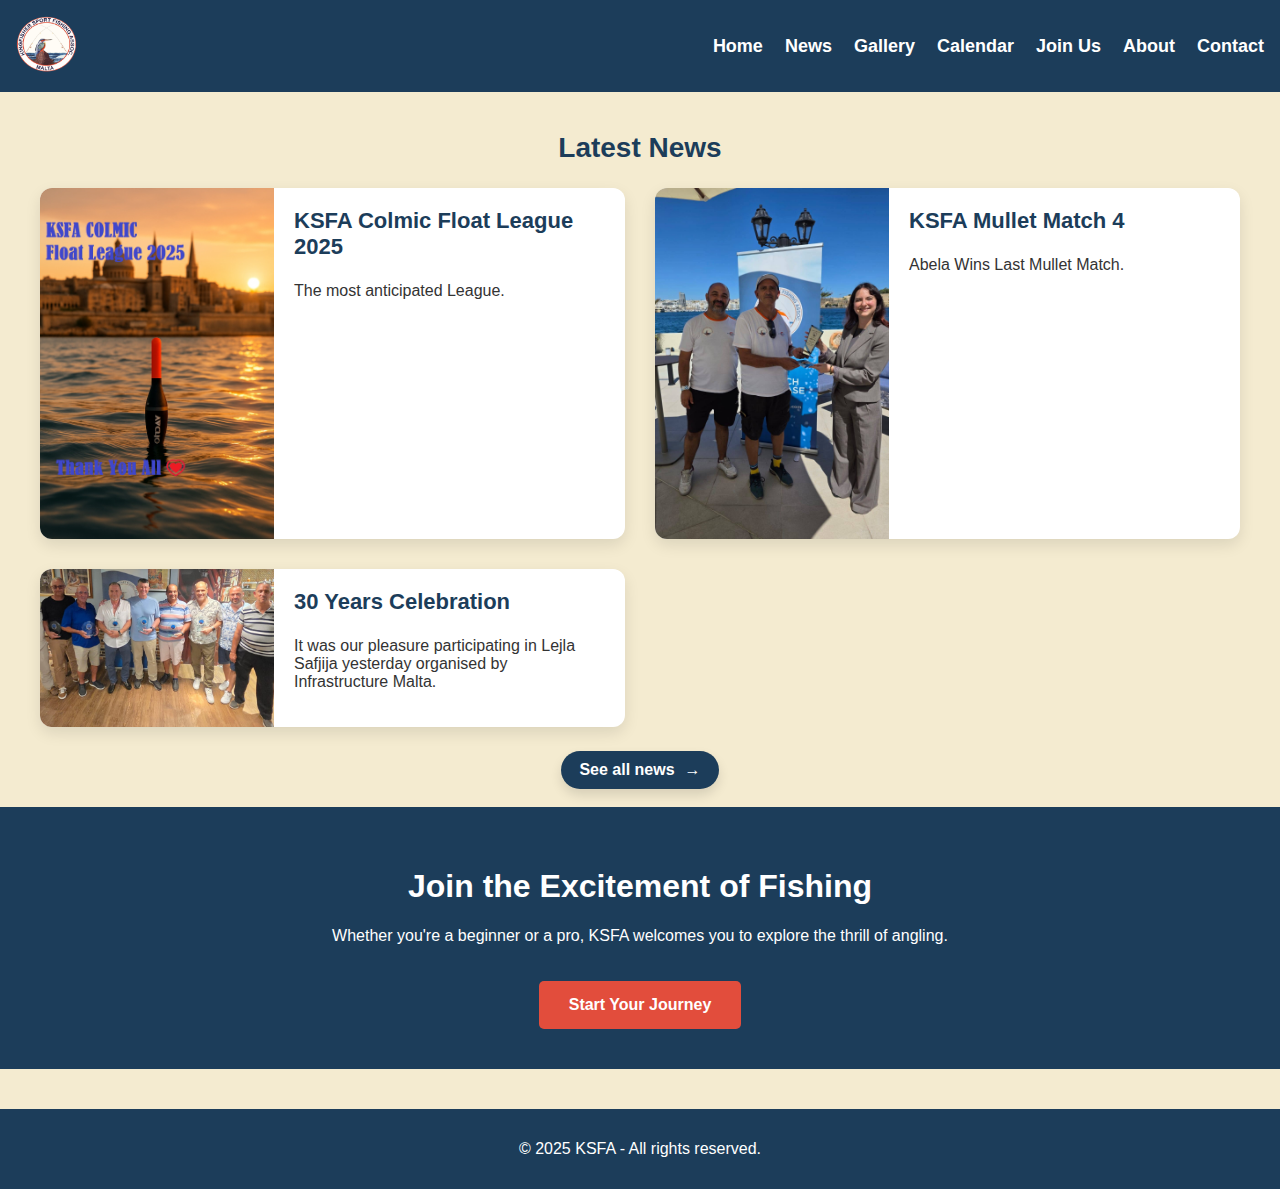
<file: index.html>
<!DOCTYPE html>
<html lang="en">
<head>
  <meta charset="UTF-8" />
  <meta name="viewport" content="width=device-width, initial-scale=1.0"/>
  <title>KSFA - Home</title>
  <link rel="stylesheet" href="style.css"/>
  <script src="js/all-news.js"></script>
  <!-- JS to load latest news -->
  <script src="js/latest-news.js"></script>

</head>
<body>

  <header class="navbar">
    <div class="logo">
      <a href="index.html"><img src="images/Logo.png" alt="KSFA Logo"></a>
    </div>
  
    <!-- Hamburger -->
    <button class="nav-toggle" aria-label="Open menu" aria-expanded="false" aria-controls="site-nav">
      <span class="bar"></span><span class="bar"></span><span class="bar"></span>
    </button>
  
    <!-- Links -->
    <nav id="site-nav" class="nav">
      <ul>
        <li><a href="index.html">Home</a></li>
        <li><a href="news.html">News</a></li>
        <li><a href="gallery.html">Gallery</a></li>
        <li><a href="calender.html">Calendar</a></li>
        <li><a href="join.html">Join Us</a></li>
        <li><a href="about.html">About</a></li>
        <!-- Remove Contact here if you’re using the top bar only -->
        <li><a href="contact.html">Contact</a></li>
      </ul>
    </nav>
  </header>
  

      <section class="latest-news-preview">
        <h2>Latest News</h2>
        <div id="news-container" class="news-grid"></div>
        <div class="read-more-link">
          <a class="btn-see-all" href="news.html">See all news</a>
        </div>
      </section>
      
      <!-- put scripts before closing body for better performance -->
      <script src="js/latest-news.js"></script>
      </body>
      </html>
      
      
      <br>

      <main>
        <section class="hero">
          <h1>Join the Excitement of Fishing</h1>
          <p>Whether you're a beginner or a pro, KSFA welcomes you to explore the thrill of angling.</p>
          <a href="join.html" class="cta-button">Start Your Journey</a>
        </section>
      </main> 

      <footer>
        <p>&copy; 2025 KSFA - All rights reserved.</p>
      </footer>
    </div>
  </body>
</file>
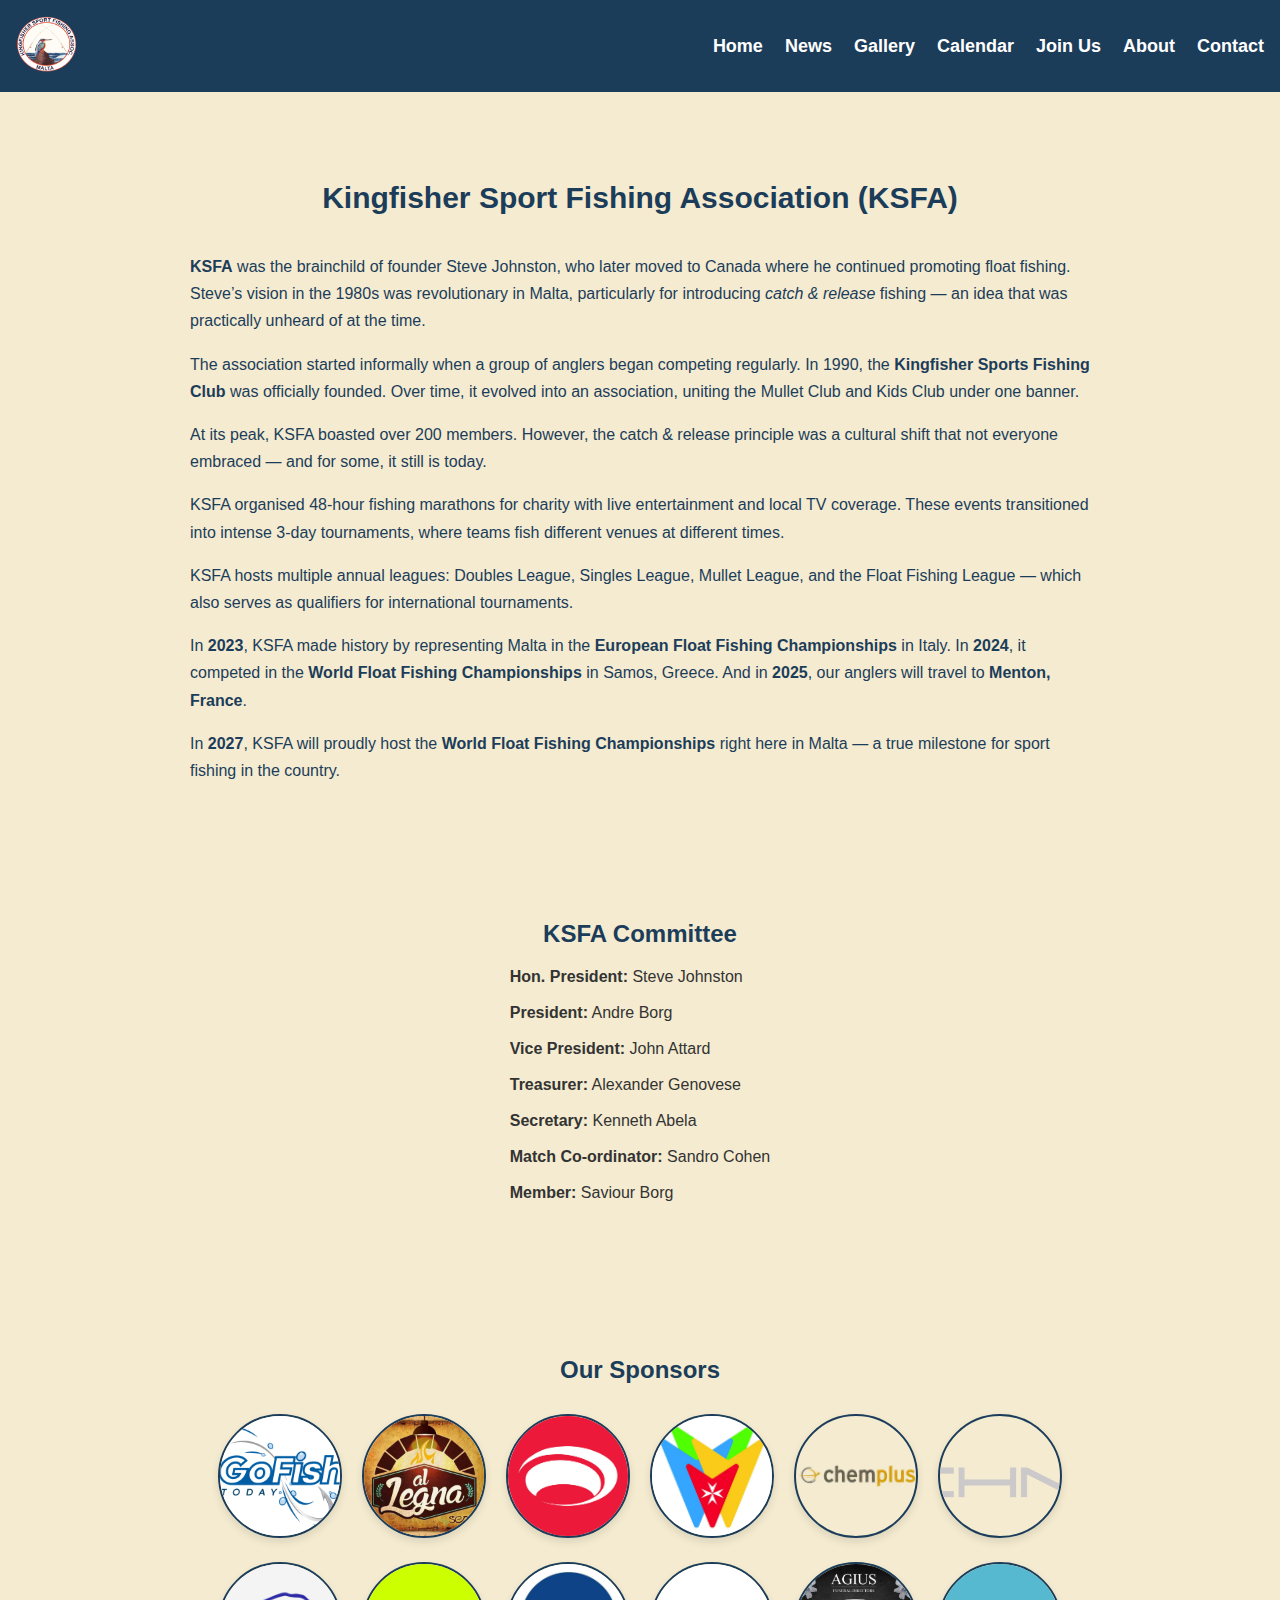
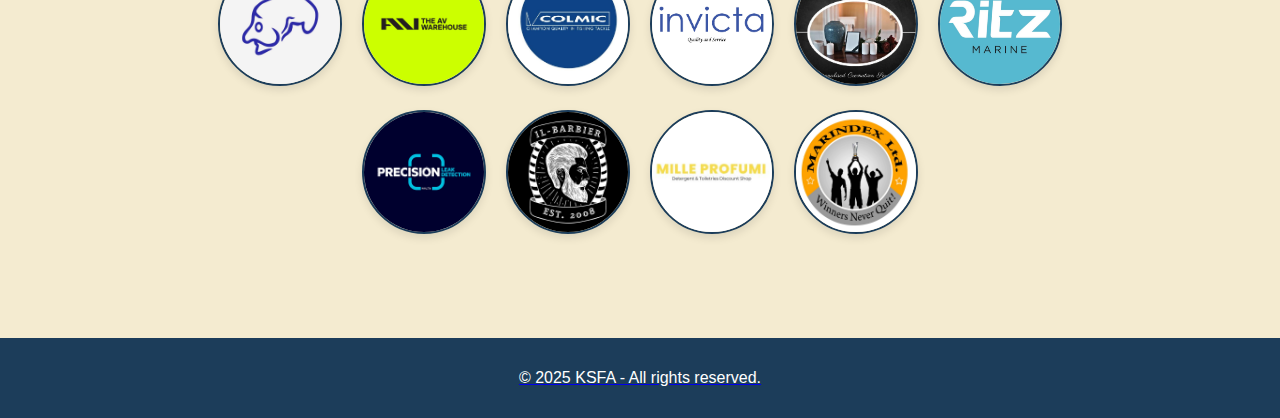
<file: about.html>
<!DOCTYPE html>
<html lang="en">
<head>
<meta charset="UTF-8" />
<meta name="viewport" content="width=device-width, initial-scale=1.0" />
<title>About KSFA</title>
<link rel="stylesheet" href="style.css" />
<script src="js/nav.js"></script>

</head>
<body>
<div class="container">
<header class="navbar">
<div class="logo">
<a href="index.html"><img src="images/Logo.png" alt="KSFA Logo"></a>
</div>

<!-- Hamburger -->
<button class="nav-toggle" aria-label="Open menu" aria-expanded="false" aria-controls="site-nav">
<span class="bar"></span><span class="bar"></span><span class="bar"></span>
</button>

<!-- Links -->
<nav id="site-nav" class="nav">
<ul>
<li><a href="index.html">Home</a></li>
<li><a href="news.html">News</a></li>
<li><a href="gallery.html">Gallery</a></li>
<li><a href="calender.html">Calendar</a></li>
<li><a href="join.html">Join Us</a></li>
<li><a href="about.html">About</a></li>
<!-- Remove Contact here if you’re using the top bar only -->
<li><a href="contact.html">Contact</a></li>
</ul>
</nav>
</header>


<main class="about-page">
<h1>Kingfisher Sport Fishing Association (KSFA)</h1>

<p><strong>KSFA</strong> was the brainchild of founder Steve Johnston, who later moved to Canada where he continued promoting float fishing. Steve’s vision in the 1980s was revolutionary in Malta, particularly for introducing <em>catch & release</em> fishing — an idea that was practically unheard of at the time.</p>

<p>The association started informally when a group of anglers began competing regularly. In 1990, the <strong>Kingfisher Sports Fishing Club</strong> was officially founded. Over time, it evolved into an association, uniting the Mullet Club and Kids Club under one banner.</p>

<p>At its peak, KSFA boasted over 200 members. However, the catch & release principle was a cultural shift that not everyone embraced — and for some, it still is today.</p>

<p>KSFA organised 48-hour fishing marathons for charity with live entertainment and local TV coverage. These events transitioned into intense 3-day tournaments, where teams fish different venues at different times.</p>

<p>KSFA hosts multiple annual leagues: Doubles League, Singles League, Mullet League, and the Float Fishing League — which also serves as qualifiers for international tournaments.</p>

<p>In <strong>2023</strong>, KSFA made history by representing Malta in the <strong>European Float Fishing Championships</strong> in Italy. In <strong>2024</strong>, it competed in the <strong>World Float Fishing Championships</strong> in Samos, Greece. And in <strong>2025</strong>, our anglers will travel to <strong>Menton, France</strong>.</p>

<p>In <strong>2027</strong>, KSFA will proudly host the <strong>World Float Fishing Championships</strong> right here in Malta — a true milestone for sport fishing in the country.</p>
</main>

<div class="about-section">
<h2>KSFA Committee</h2>
<ul class="committee-list">
<li><strong>Hon. President:</strong> Steve Johnston</li><br>
<li><strong>President:</strong> Andre Borg</li><br>
<li><strong>Vice President:</strong> John Attard</li><br>
<li><strong>Treasurer:</strong> Alexander Genovese</li><br>
<li><strong>Secretary:</strong> Kenneth Abela</li><br>
<li><strong>Match Co-ordinator:</strong> Sandro Cohen</li><br>
<li><strong>Member:</strong> Saviour Borg</li><br>
</ul>
</div>

<section class="sponsors-section">
<h2>Our Sponsors</h2>      
<!-- Future sponsor logos will go here -->
<!-- Example:-->
<div class="sponsor-logos">
<a href= https://www.facebook.com/gofishmalta target="_blank">
<img src="images/gofish.png" alt="Sponsor 1">
<a href = https://www.facebook.com/LegnaPizzeria target="_blank">
<img src="images/al legna.jpg" alt="Sponsor 2">
<a href = https://sportmalta.mt/ target="_blank">
<img src="images/sportsmalta.jpg" alt="Sponsor 2">
<a href = https://www.visitmalta.com/en/ target="_blank">
<img src="images/visitmalta.jpg" alt="Sponsor 2">
<a href = https://chemplusltd.com/index.html target="_blank">
<img src="images/chemplus.jpg" alt="Sponsor 2">
<a href = https://techniplast.com.mt/ target="_blank">
<img src="images/techniplast.png" alt="Sponsor 2">
<a href = https://pulcinellamalta.com/ target="_blank">
<img src="images/pulcinella.png" alt="Sponsor 2">

<a href = https://www.facebook.com/TheAVWarehouse/ target="_blank">
<img src="images/av.png" alt="Sponsor 2">

<a href = https://www.facebook.com/colmicmalta target="_blank">
<img src="images/colmic.png" alt="Sponsor 2">
<a href = https://invictamalta.com/ target="_blank">
<img src="images/invicta.png" alt="Sponsor 2">
<a href = http://www.agiusfuneraldirectors.com/ target="_blank">
<img src="images/aguis.jpg" alt="Sponsor 2">
<a href = https://ritzmarine.com/?srsltid=AfmBOornLNERuNexZZzMlyIjMBbIF_58Ia_HiEUNjj1aNnZAQWxkaJES target="_blank">
<img src="images/Ritz.jpg" alt="Sponsor 2">

<a href = https://precisionleakmalta.com/ target="_blank">
<img src="images/Leak.jpg" alt="Sponsor 2">
<a href = https://www.il-barbier.com/ target="_blank">
<img src="images/ilbarbier.jpg" alt="Sponsor 2">
<a href = https://www.facebook.com/milleprofumizabnax/ target="_blank">
  <img src="images/mille.jpg" alt="Sponsor 2">
  <a href = https://www.facebook.com/Marindex/ target="_blank">
    <img src="images/marindex.jpg" alt="Sponsor 2">





</div>
</section>

<footer>
<p>&copy; 2025 KSFA - All rights reserved.</p>
</footer>
</div>
</body>
</html>
</file>
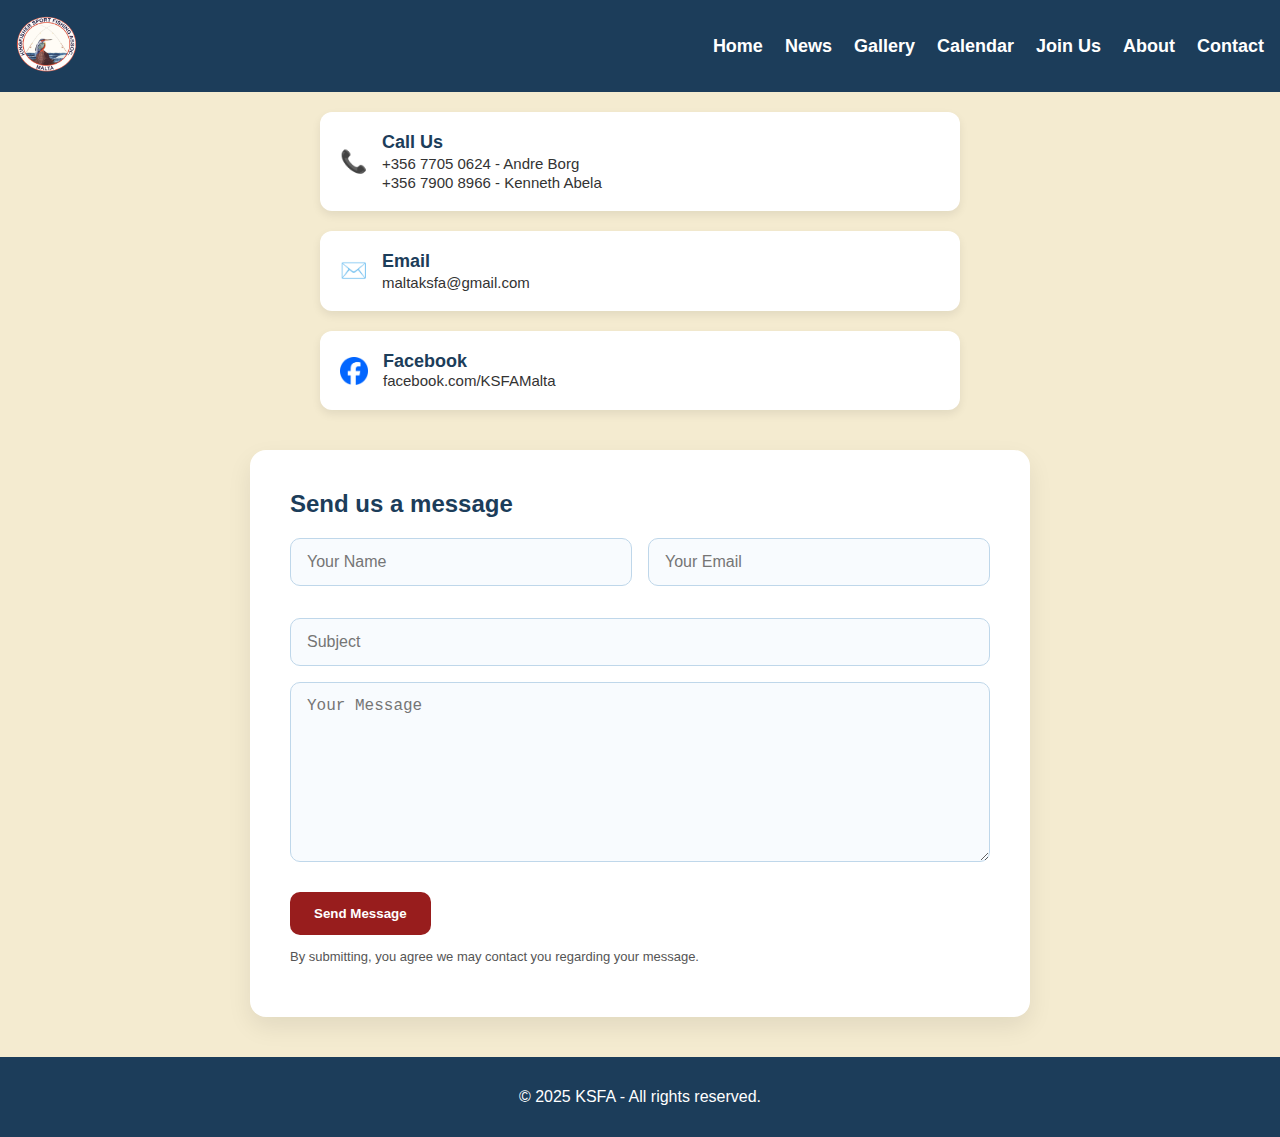
<file: contact.html>
<!DOCTYPE html>
<html lang="en">
<head>
  <meta charset="UTF-8" />
  <meta name="viewport" content="width=device-width, initial-scale=1.0"/>
  <title>KSFA - Contact</title>
  <link rel="stylesheet" href="style.css" />
</head>
<body>
  <header class="navbar">
    <div class="logo">
      <a href="index.html"><img src="images/Logo.png" alt="KSFA Logo"></a>
    </div>
  
    <!-- Hamburger -->
    <button class="nav-toggle" aria-label="Open menu" aria-expanded="false" aria-controls="site-nav">
      <span class="bar"></span><span class="bar"></span><span class="bar"></span>
    </button>
  
    <!-- Links -->
    <nav id="site-nav" class="nav">
      <ul>
        <li><a href="index.html">Home</a></li>
        <li><a href="news.html">News</a></li>
        <li><a href="gallery.html">Gallery</a></li>
        <li><a href="calender.html">Calendar</a></li>
        <li><a href="join.html">Join Us</a></li>
        <li><a href="about.html">About</a></li>
        <!-- Remove Contact here if you’re using the top bar only -->
        <li><a href="contact.html">Contact</a></li>
      </ul>
    </nav>
  </header>
  

  <main class="contact-page">
    <section class="contact-grid">
      <!-- LEFT: Quick contact cards -->
      <div class="contact-info-box">
        <span class="icon">📞</span>
        <div>
          <h4>Call Us</h4>
          <p><a href="tel:+35677050624">+356 7705 0624 - Andre Borg</a></p>
          <p><a href="tel:+35679008966">+356 7900 8966 - Kenneth Abela</a></p>
        </div>
      </div>
      
      <div class="contact-info-box">
        <span class="icon">✉️</span>
        <div>
          <h4>Email</h4>
          <p><a href="mailto:maltaksfa@gmail.com">maltaksfa@gmail.com</a></p>
        </div>
      </div>
      
      <div class="contact-info-box">
        <img src="images/lfblogo.png" alt="Facebook" class="facebook-icon">
        <div>
          <h4>Facebook</h4>
          <a href="https://www.facebook.com/ksfasportsfishing" target="_blank">facebook.com/KSFAMalta</a>
        </div>
      </div>
      
  
      <!-- RIGHT: Form -->
      <div class="contact-form-wrap">
  <h3>Send us a message</h3>
  <form class="contact-form" action="https://formsubmit.co/cassargabri07@gmail.com" method="POST">
    <div class="form-row">
      <input id="name"   name="name"  type="text"  placeholder="Your Name"  required>
      <input id="email"  name="email" type="email" placeholder="Your Email" required>
    </div>

    <input   id="subject" name="subject" type="text" placeholder="Subject" required>
    <textarea id="message" name="message" rows="6" placeholder="Your Message" required></textarea>

    <button type="submit" class="btn-primary">Send Message</button>
    <p class="form-note">By submitting, you agree we may contact you regarding your message.</p>
  </form>
</div>
    </section>

    <footer>
      <p>&copy; 2025 KSFA - All rights reserved.</p>
    </footer>
  </div>
  </main>
</file>
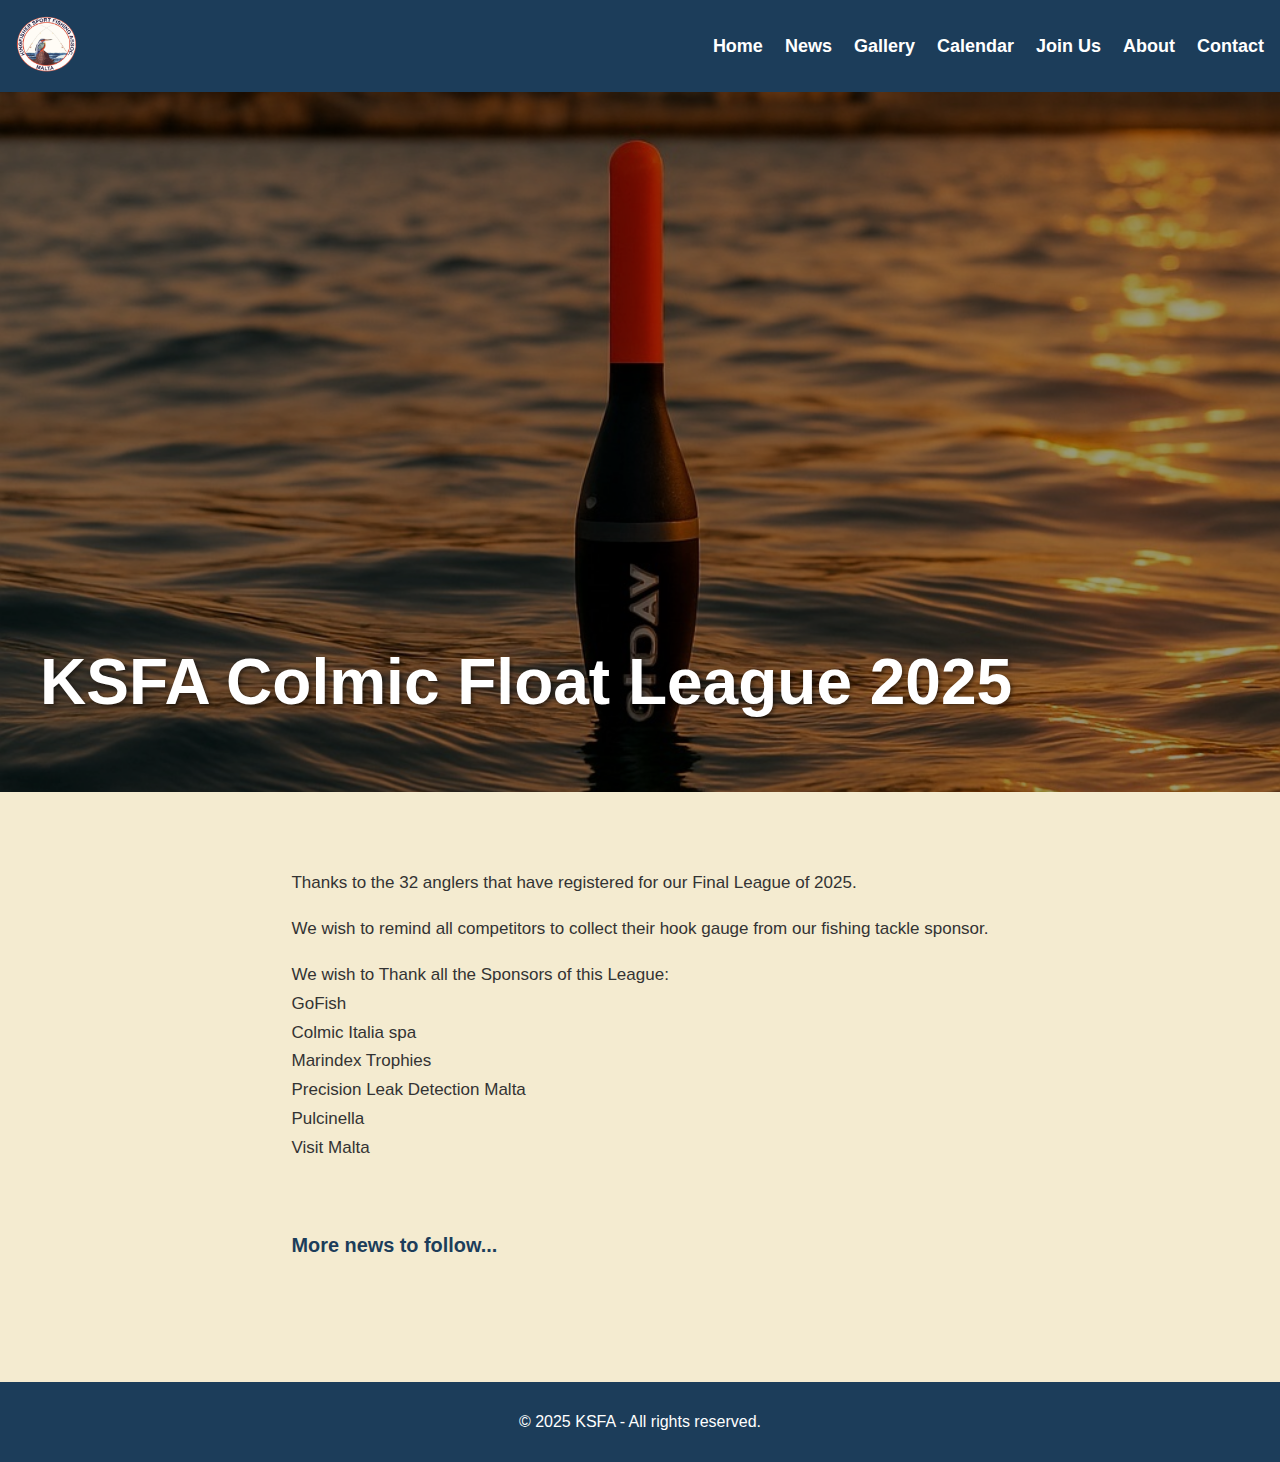
<file: floatleague.html>
<!DOCTYPE html>
<html lang="en">
<head>
  <meta charset="UTF-8" />
  <meta name="viewport" content="width=device-width, initial-scale=1.0" />
  <title>Kevin Wins First Mullet Match</title>
  <link rel="stylesheet" href="style.css" />
</head>
<body>
  <div class="container">
    <header class="navbar">
      <div class="logo">
        <a href="index.html"><img src="images/Logo.png" alt="KSFA Logo"></a>
      </div>
    
      <!-- Hamburger -->
      <button class="nav-toggle" aria-label="Open menu" aria-expanded="false" aria-controls="site-nav">
        <span class="bar"></span><span class="bar"></span><span class="bar"></span>
      </button>
    
      <!-- Links -->
      <nav id="site-nav" class="nav">
        <ul>
          <li><a href="index.html">Home</a></li>
          <li><a href="news.html">News</a></li>
          <li><a href="gallery.html">Gallery</a></li>
          <li><a href="calender.html">Calendar</a></li>
          <li><a href="join.html">Join Us</a></li>
          <li><a href="about.html">About</a></li>
          <!-- Remove Contact here if you’re using the top bar only -->
          <li><a href="contact.html">Contact</a></li>
        </ul>
      </nav>
    </header>
    

    <!-- Hero Banner Image with Text -->
    <section class="hero-banner">
      <img src="images/FloatLeague.jpg" alt="" class="hero-img">
      <div class="hero-text">
        <h1>KSFA Colmic Float League 2025</h1>
      </div>
    </section>

    <main class="news-article">
        <p>Thanks to the 32 anglers that have registered for our Final League of 2025.</p>
        <p>We wish to remind all competitors to collect their hook gauge from our fishing tackle sponsor.</p>
        <p>We wish to Thank all the Sponsors of this League:

            <br>GoFish
            <br>Colmic Italia spa
            <br>Marindex Trophies
            <br>Precision Leak Detection Malta
            <br>Pulcinella
            <br>Visit Malta</p>

            <Br><h3>More news to follow...</h3>
    </main>

    <footer>
      <p>&copy; 2025 KSFA - All rights reserved.</p>
    </footer>
  </div>
</body>
</html>
</file>
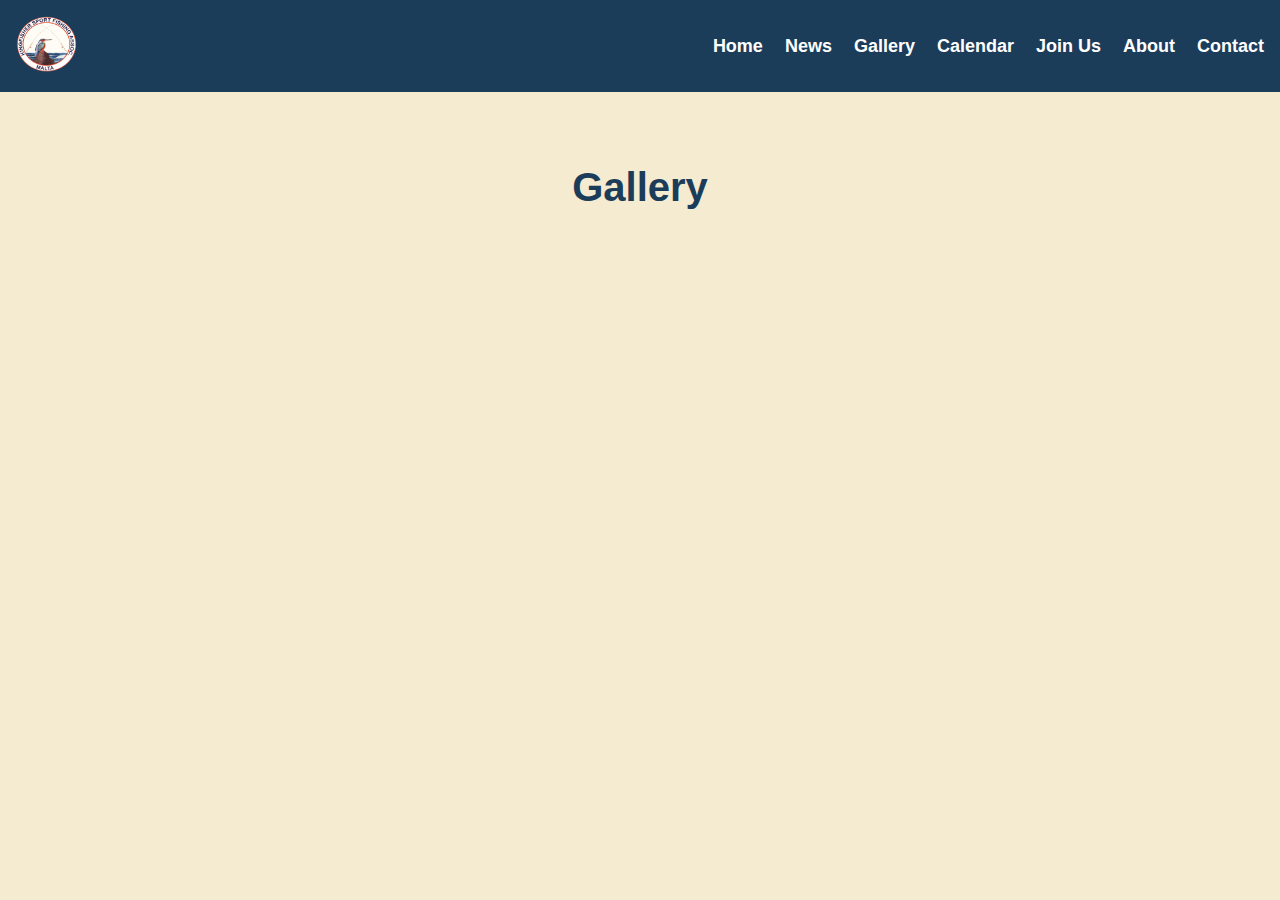
<file: gallery.html>
<!DOCTYPE html>
<html lang="en">
<head>
  <meta charset="UTF-8" />
  <meta name="viewport" content="width=device-width, initial-scale=1.0"/>
  <title>KSFA - Gallery</title>
  <link rel="stylesheet" href="style.css" />
</head>

<body>
    <div class="container">
      <header class="navbar">
        <div class="logo">
          <a href="index.html"><img src="images/Logo.png" alt="KSFA Logo"></a>
        </div>
      
        <!-- Hamburger -->
        <button class="nav-toggle" aria-label="Open menu" aria-expanded="false" aria-controls="site-nav">
          <span class="bar"></span><span class="bar"></span><span class="bar"></span>
        </button>
      
        <!-- Links -->
        <nav id="site-nav" class="nav">
          <ul>
            <li><a href="index.html">Home</a></li>
            <li><a href="news.html">News</a></li>
            <li><a href="gallery.html">Gallery</a></li>
            <li><a href="calender.html">Calendar</a></li>
            <li><a href="join.html">Join Us</a></li>
            <li><a href="about.html">About</a></li>
            <!-- Remove Contact here if you’re using the top bar only -->
            <li><a href="contact.html">Contact</a></li>
          </ul>
        </nav>
      </header>
      
  <section class="gallery">
    <h2>Gallery</h2>

    <!-- 2023 - Kids Fishing Day -->
    <div class="gallery-section">
      <div class="gallery-grid">
        
      </div>
    </div>
  </section>

  <div id="imgModal" class="modal">
    <span class="close">&times;</span>
    <span id="prev" class="nav-arrow">&#10094;</span>
    <img class="modal-content" id="modalImg">
    <span id="next" class="nav-arrow">&#10095;</span>
    <div id="caption"></div>
  </div>
  

  <!-- Modal functionality -->
  <script src="gallery.js"></script>
</body>
</html>
</file>
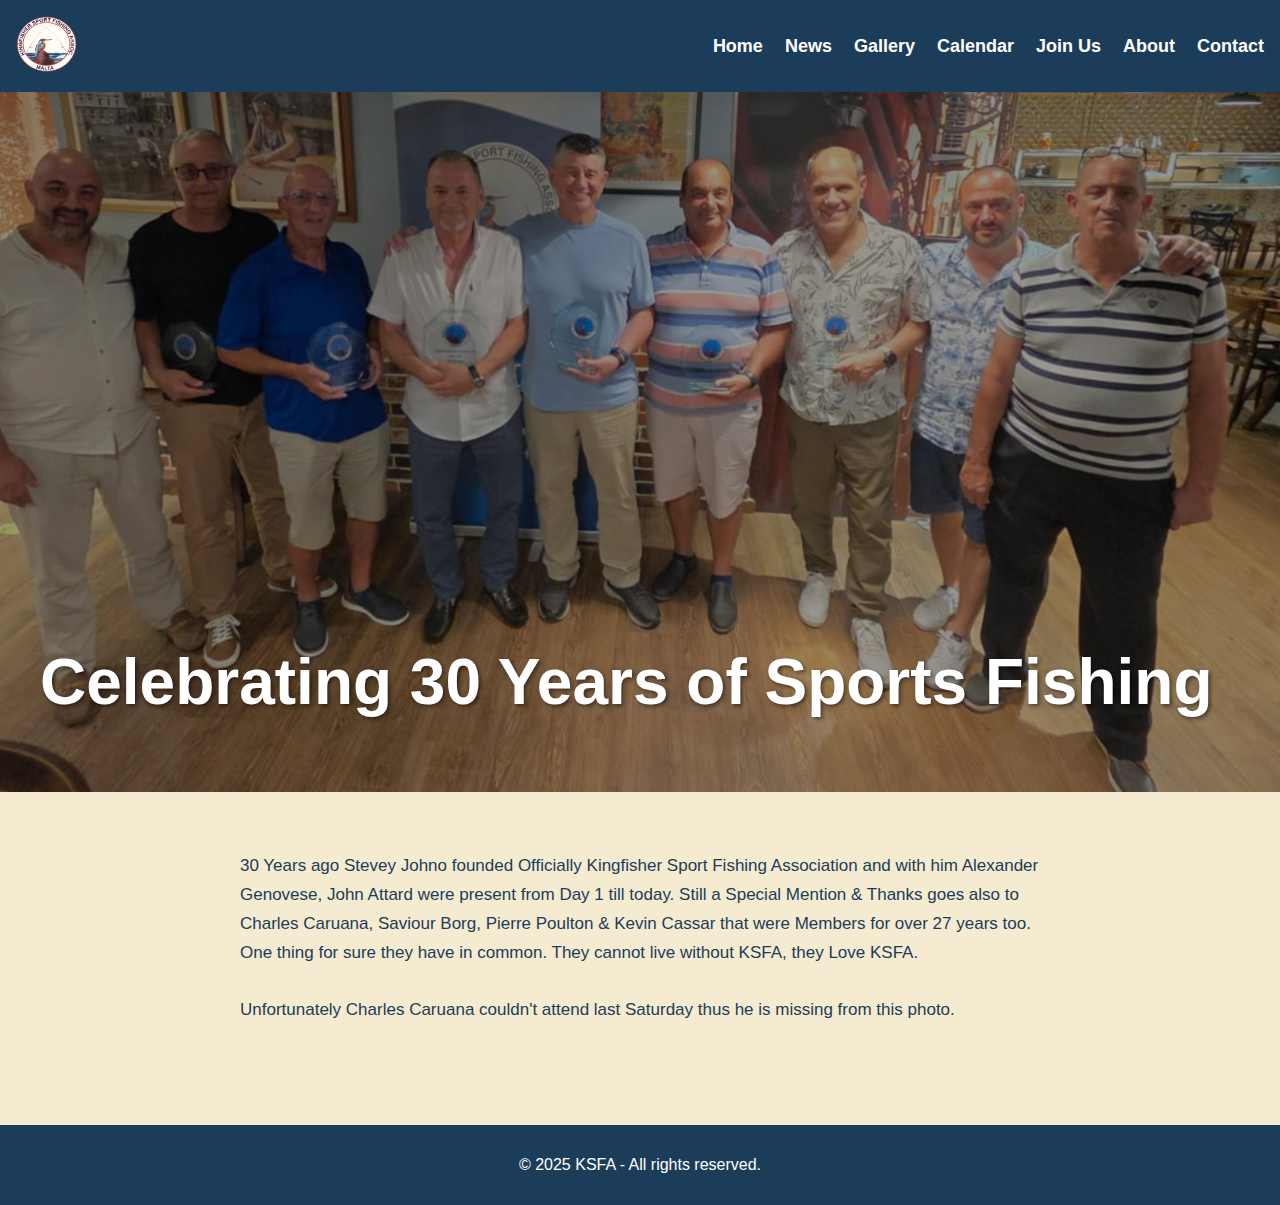
<file: ikla.html>
<!DOCTYPE html>
<html lang="en">
<head>
  <meta charset="UTF-8" />
  <meta name="viewport" content="width=device-width, initial-scale=1.0" />
  <title>Kevin Wins First Mullet Match</title>
  <link rel="stylesheet" href="style.css" />
</head>
<body>
  <div class="container">
    <header class="navbar">
      <div class="logo">
        <a href="index.html"><img src="images/Logo.png" alt="KSFA Logo"></a>
      </div>
    
      <!-- Hamburger -->
      <button class="nav-toggle" aria-label="Open menu" aria-expanded="false" aria-controls="site-nav">
        <span class="bar"></span><span class="bar"></span><span class="bar"></span>
      </button>
    
      <!-- Links -->
      <nav id="site-nav" class="nav">
        <ul>
          <li><a href="index.html">Home</a></li>
          <li><a href="news.html">News</a></li>
          <li><a href="gallery.html">Gallery</a></li>
          <li><a href="calender.html">Calendar</a></li>
          <li><a href="join.html">Join Us</a></li>
          <li><a href="about.html">About</a></li>
          <!-- Remove Contact here if you’re using the top bar only -->
          <li><a href="contact.html">Contact</a></li>
        </ul>
      </nav>
    </header>
    
    <!-- Hero Banner Image with Text -->
    <section class="hero-banner">
      <img src="images/ikla.jpg" alt="Kevin Wins" class="hero-img">
      <div class="hero-text">
        <h1>Celebrating 30 Years of Sports Fishing </h1>
      </div>
    </section>

    <main class="news-article">
        30 Years ago Stevey Johno founded Officially Kingfisher Sport Fishing Association and with him Alexander Genovese, John Attard were present from Day 1 till today. 
        Still a Special Mention & Thanks goes also to Charles Caruana, Saviour Borg, Pierre Poulton & Kevin Cassar that were Members for over 27 years too.
        One thing for sure they have in common. They cannot live without KSFA, they Love KSFA.<br><br>
        Unfortunately Charles Caruana couldn't attend last Saturday thus he is missing from this photo.
    </main>

    <footer>
      <p>&copy; 2025 KSFA - All rights reserved.</p>
    </footer>
  </div>
</body>
</html>
</file>
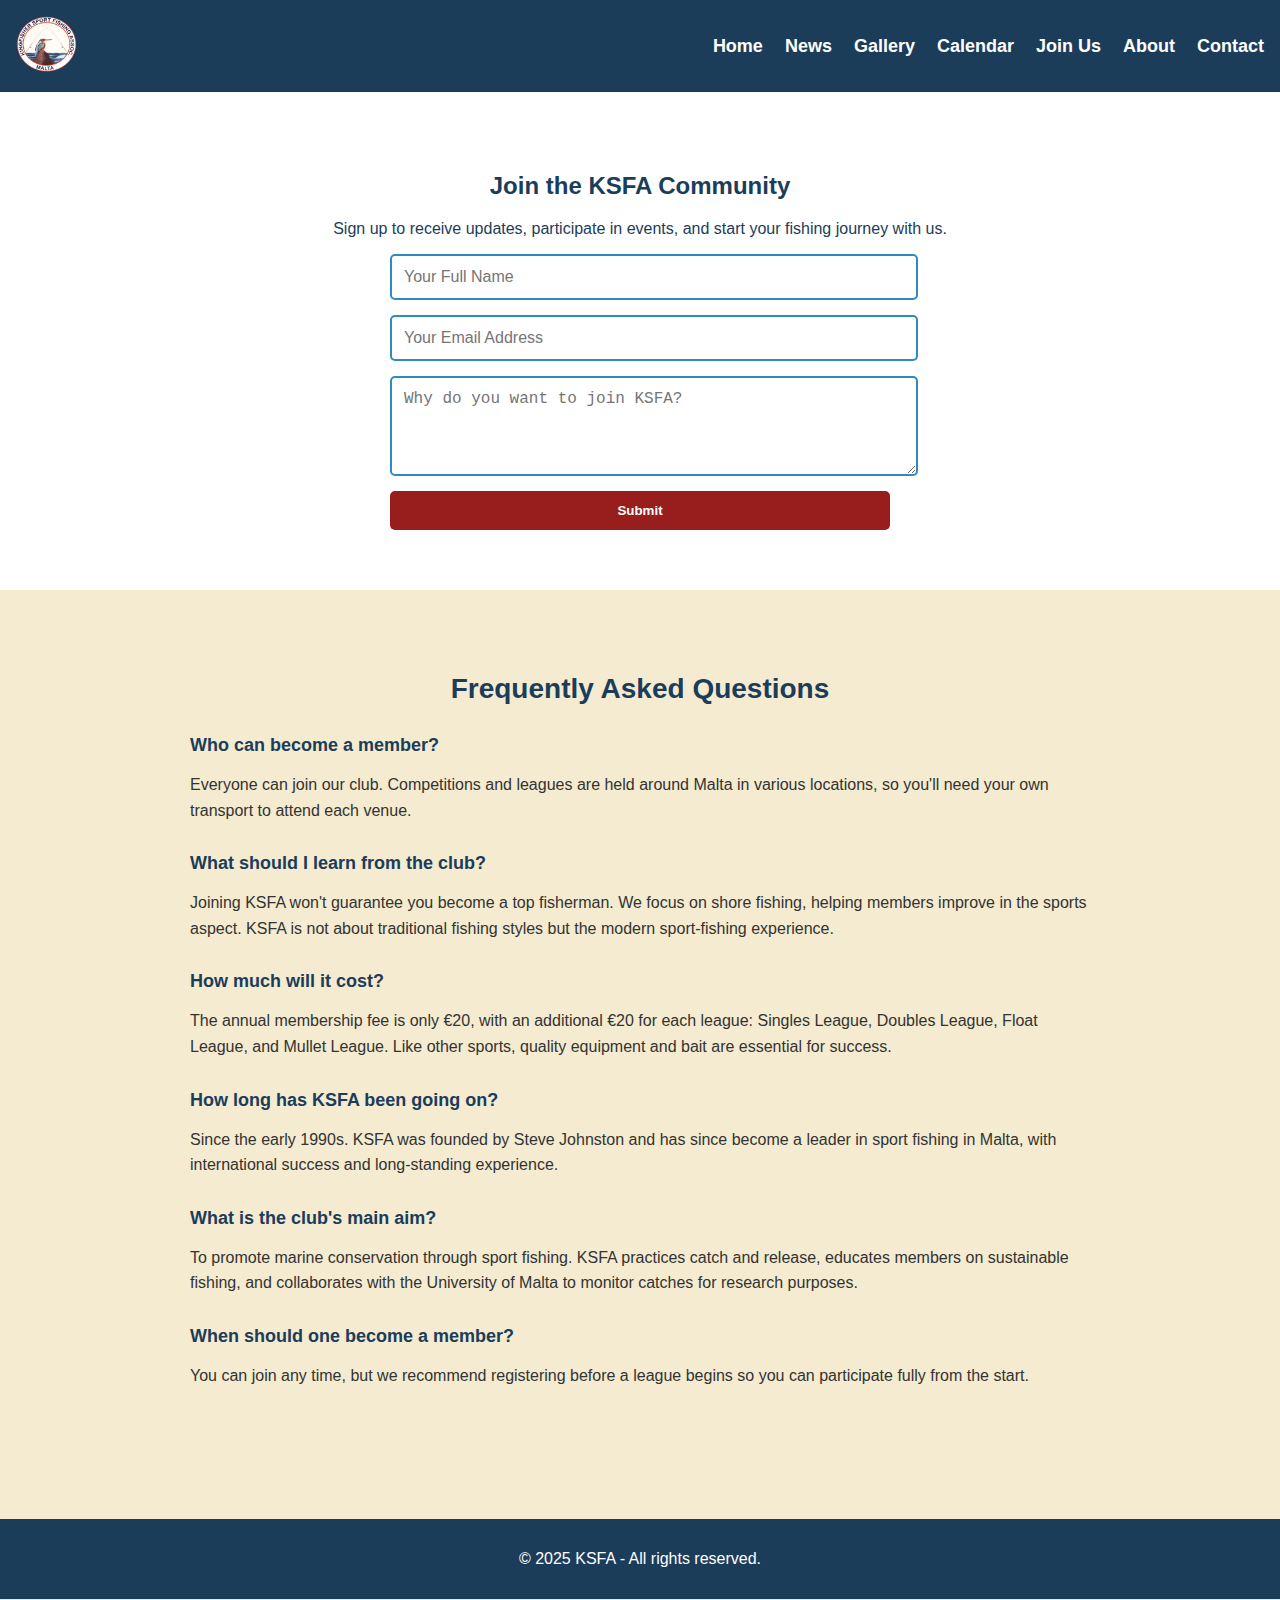
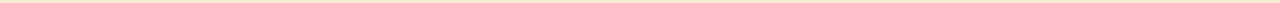
<file: join.html>
<!DOCTYPE html>
<html lang="en">
<head>
  <meta charset="UTF-8" />
  <meta name="viewport" content="width=device-width, initial-scale=1.0"/>
  <title>Join KSFA</title>
  <link rel="stylesheet" href="style.css" />
</head>
<body>
  <div class="container">
    <header class="navbar">
      <div class="logo">
        <a href="index.html"><img src="images/Logo.png" alt="KSFA Logo"></a>
      </div>
    
      <!-- Hamburger -->
      <button class="nav-toggle" aria-label="Open menu" aria-expanded="false" aria-controls="site-nav">
        <span class="bar"></span><span class="bar"></span><span class="bar"></span>
      </button>
    
      <!-- Links -->
      <nav id="site-nav" class="nav">
        <ul>
          <li><a href="index.html">Home</a></li>
          <li><a href="news.html">News</a></li>
          <li><a href="gallery.html">Gallery</a></li>
          <li><a href="calender.html">Calendar</a></li>
          <li><a href="join.html">Join Us</a></li>
          <li><a href="about.html">About</a></li>
          <!-- Remove Contact here if you’re using the top bar only -->
          <li><a href="contact.html">Contact</a></li>
        </ul>
      </nav>
    </header>
    

    <main>
      <section class="signup">
        <h2>Join the KSFA Community</h2>
        <p>Sign up to receive updates, participate in events, and start your fishing journey with us.</p>
        <form action="https://formsubmit.co/maltaksfa@gmail.com" method="POST">
          <input type="text" name="name" placeholder="Your Full Name" required />
          <input type="email" name="email" placeholder="Your Email Address" required />
          <textarea name="message" placeholder="Why do you want to join KSFA?" rows="4"></textarea>
          <button type="submit">Submit</button>
        </form>
      </section>
    </main>

    <section class="faq-section">
      <h2>Frequently Asked Questions</h2>
    
      <div class="faq-item">
        <h3>Who can become a member?</h3>
        <p>Everyone can join our club. Competitions and leagues are held around Malta in various locations, so you'll need your own transport to attend each venue.</p>
      </div>
    
      <div class="faq-item">
        <h3>What should I learn from the club?</h3>
        <p>Joining KSFA won't guarantee you become a top fisherman. We focus on shore fishing, helping members improve in the sports aspect. KSFA is not about traditional fishing styles but the modern sport-fishing experience.</p>
      </div>
    
      <div class="faq-item">
        <h3>How much will it cost?</h3>
        <p>The annual membership fee is only €20, with an additional €20 for each league: Singles League, Doubles League, Float League, and Mullet League. Like other sports, quality equipment and bait are essential for success.</p>
      </div>
    
      <div class="faq-item">
        <h3>How long has KSFA been going on?</h3>
        <p>Since the early 1990s. KSFA was founded by Steve Johnston and has since become a leader in sport fishing in Malta, with international success and long-standing experience.</p>
      </div>
    
      <div class="faq-item">
        <h3>What is the club's main aim?</h3>
        <p>To promote marine conservation through sport fishing. KSFA practices catch and release, educates members on sustainable fishing, and collaborates with the University of Malta to monitor catches for research purposes.</p>
      </div>
    
      <div class="faq-item">
        <h3>When should one become a member?</h3>
        <p>You can join any time, but we recommend registering before a league begins so you can participate fully from the start.</p>
      </div>
    </section>
    

    <footer>
      <p>&copy; 2025 KSFA - All rights reserved.</p>
    </footer>
  </div>
</body>
</html>
</file>
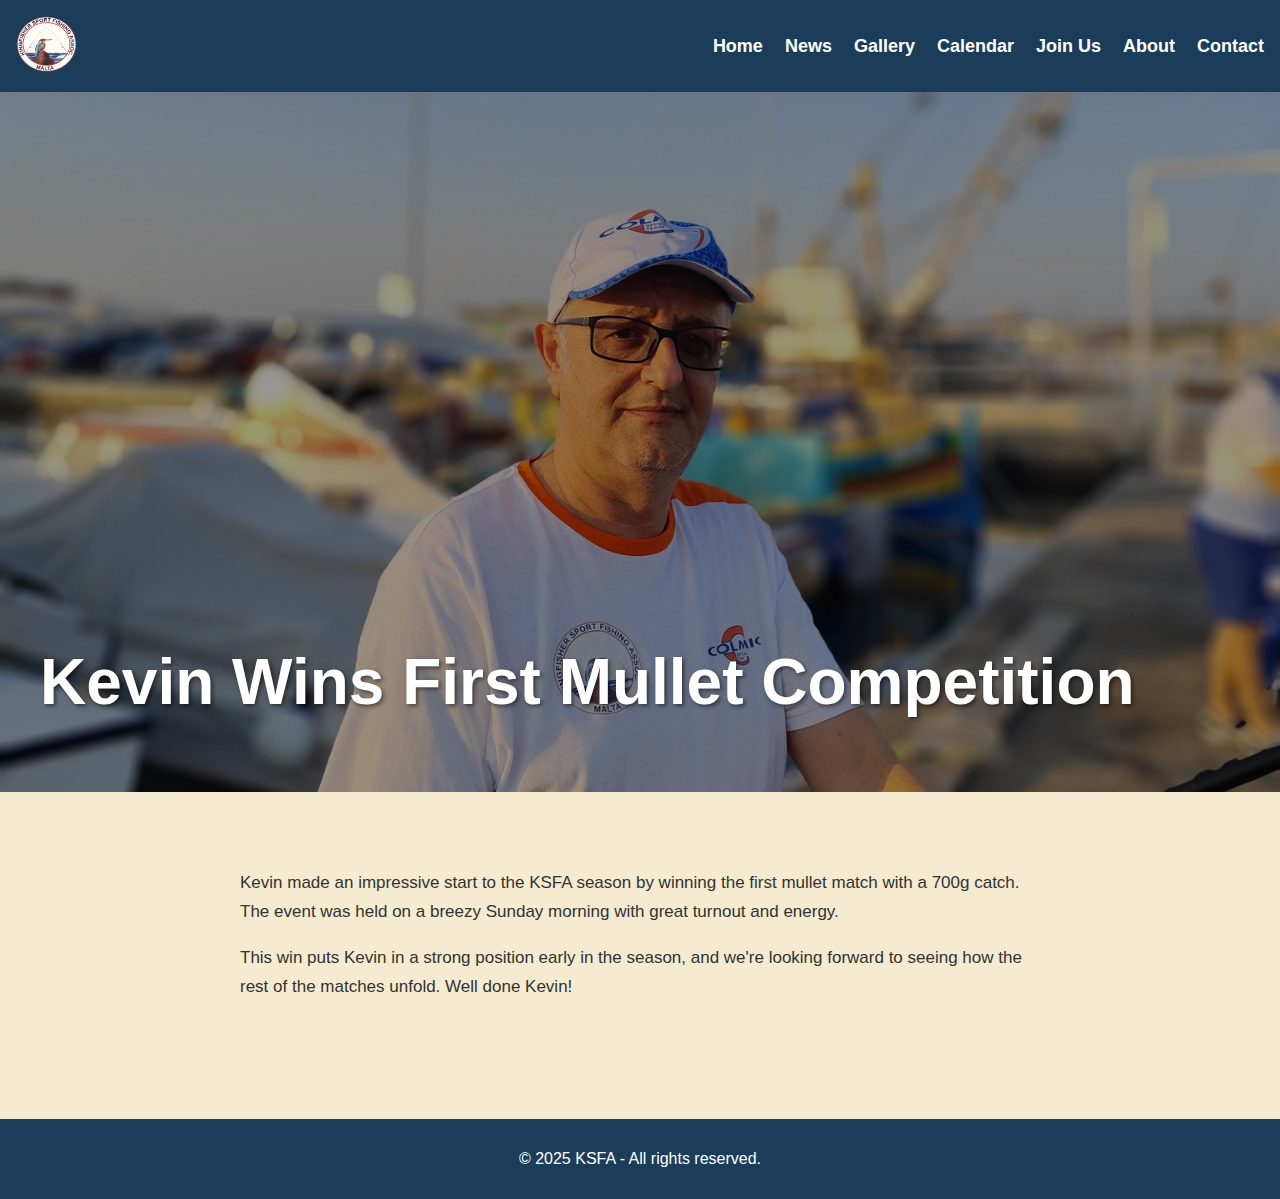
<file: kevin-wins-first-mullet.html>
<!DOCTYPE html>
<html lang="en">
<head>
  <meta charset="UTF-8" />
  <meta name="viewport" content="width=device-width, initial-scale=1.0" />
  <title>Kevin Wins First Mullet Match</title>
  <link rel="stylesheet" href="style.css" />
</head>
<body>
  <div class="container">
    <header class="navbar">
      <div class="logo">
        <a href="index.html"><img src="images/Logo.png" alt="KSFA Logo"></a>
      </div>
    
      <!-- Hamburger -->
      <button class="nav-toggle" aria-label="Open menu" aria-expanded="false" aria-controls="site-nav">
        <span class="bar"></span><span class="bar"></span><span class="bar"></span>
      </button>
    
      <!-- Links -->
      <nav id="site-nav" class="nav">
        <ul>
          <li><a href="index.html">Home</a></li>
          <li><a href="news.html">News</a></li>
          <li><a href="gallery.html">Gallery</a></li>
          <li><a href="calender.html">Calendar</a></li>
          <li><a href="join.html">Join Us</a></li>
          <li><a href="about.html">About</a></li>
          <!-- Remove Contact here if you’re using the top bar only -->
          <li><a href="contact.html">Contact</a></li>
        </ul>
      </nav>
    </header>
    

    <!-- Hero Banner Image with Text -->
    <section class="hero-banner">
      <img src="images/mullet1.jpg" alt="Kevin Wins" class="hero-img">
      <div class="hero-text">
        <h1>Kevin Wins First Mullet Competition</h1>
      </div>
    </section>

    <main class="news-article">
      <p>Kevin made an impressive start to the KSFA season by winning the first mullet match with a 700g catch. The event was held on a breezy Sunday morning with great turnout and energy.</p>
      <p>This win puts Kevin in a strong position early in the season, and we're looking forward to seeing how the rest of the matches unfold. Well done Kevin!</p>
    </main>

    <footer>
      <p>&copy; 2025 KSFA - All rights reserved.</p>
    </footer>
  </div>
</body>
</html>
</file>
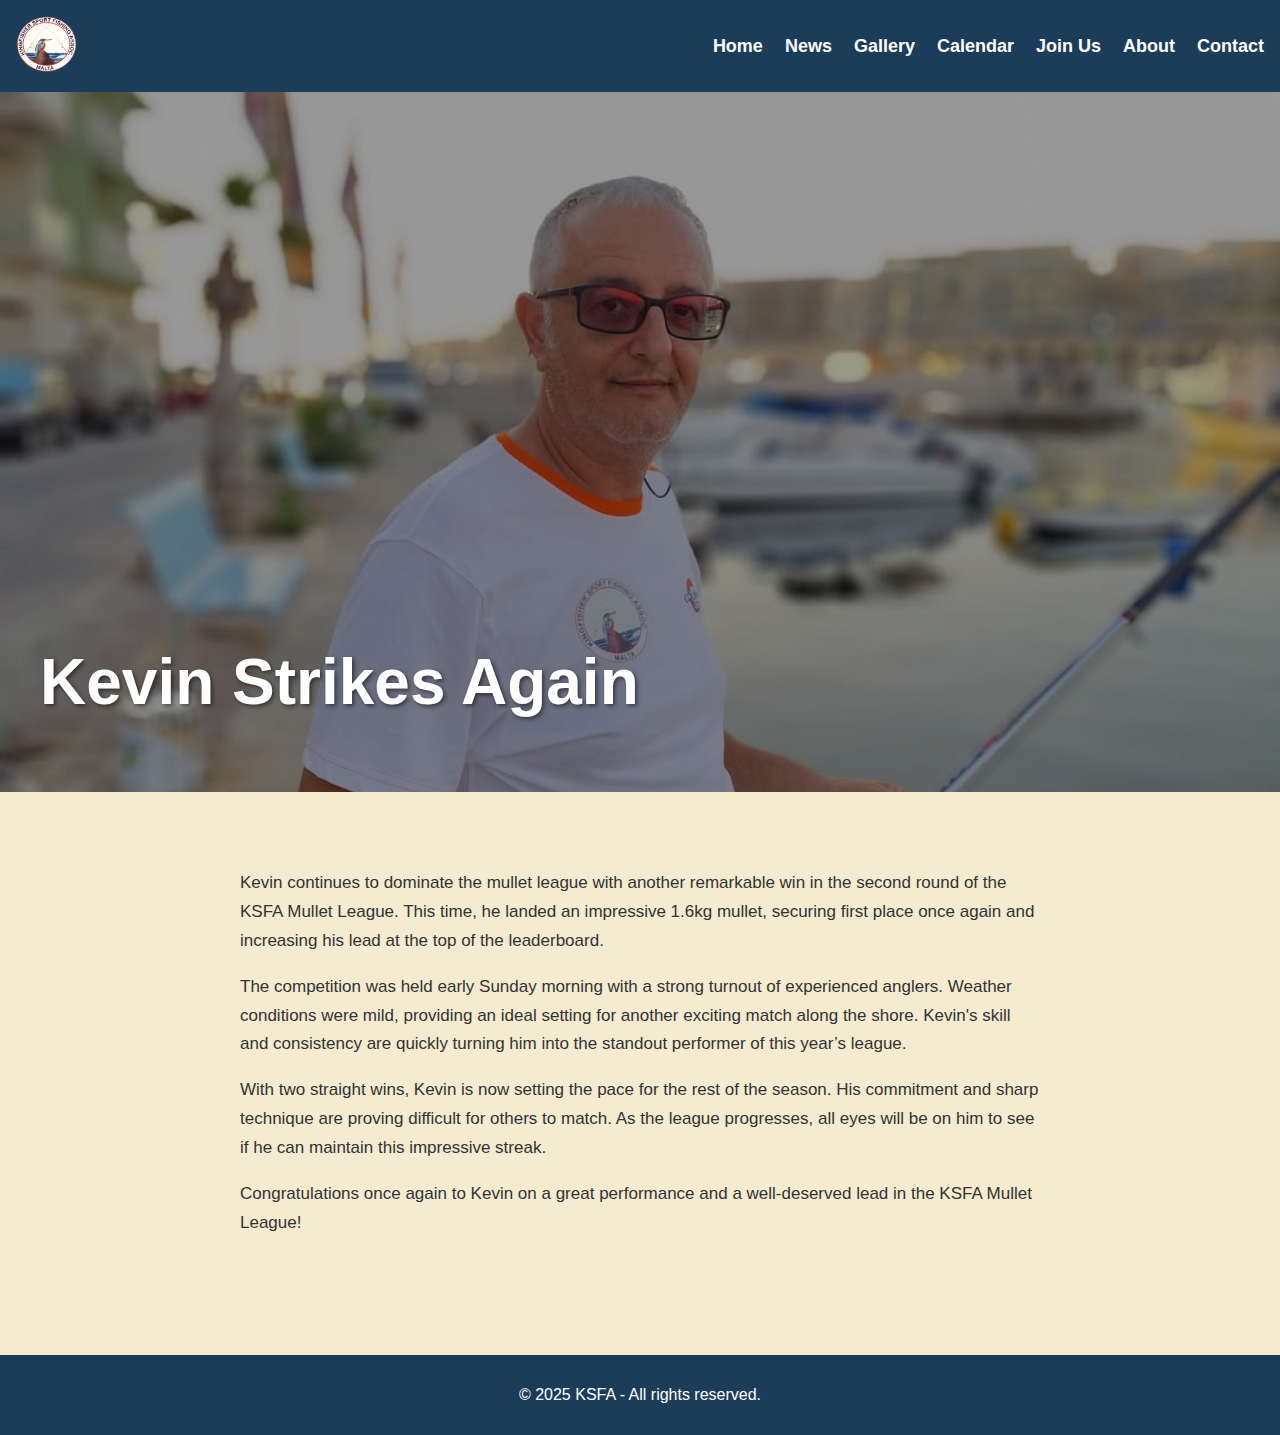
<file: kevin-wins-second-mullet.html>
<!DOCTYPE html>
<html lang="en">
<head>
  <meta charset="UTF-8" />
  <meta name="viewport" content="width=device-width, initial-scale=1.0" />
  <title>Kevin Wins First Mullet Match</title>
  <link rel="stylesheet" href="style.css" />
</head>
<body>
  <div class="container">
    <header class="navbar">
      <div class="logo">
        <a href="index.html"><img src="images/Logo.png" alt="KSFA Logo"></a>
      </div>
    
      <!-- Hamburger -->
      <button class="nav-toggle" aria-label="Open menu" aria-expanded="false" aria-controls="site-nav">
        <span class="bar"></span><span class="bar"></span><span class="bar"></span>
      </button>
    
      <!-- Links -->
      <nav id="site-nav" class="nav">
        <ul>
          <li><a href="index.html">Home</a></li>
          <li><a href="news.html">News</a></li>
          <li><a href="gallery.html">Gallery</a></li>
          <li><a href="calender.html">Calendar</a></li>
          <li><a href="join.html">Join Us</a></li>
          <li><a href="about.html">About</a></li>
          <!-- Remove Contact here if you’re using the top bar only -->
          <li><a href="contact.html">Contact</a></li>
        </ul>
      </nav>
    </header>
    

    <!-- Hero Banner Image with Text -->
    <section class="hero-banner">
      <img src="images/mullet2.jpg" alt="Kevin Wins" class="hero-img1">
      <div class="hero-text">
        <h1>Kevin Strikes Again</h1>
      </div>
    </section>

    <main class="news-article">
        <p>Kevin continues to dominate the mullet league with another remarkable win in the second round of the KSFA Mullet League. This time, he landed an impressive 1.6kg mullet, securing first place once again and increasing his lead at the top of the leaderboard.</p>

        <p>The competition was held early Sunday morning with a strong turnout of experienced anglers. Weather conditions were mild, providing an ideal setting for another exciting match along the shore. Kevin's skill and consistency are quickly turning him into the standout performer of this year’s league.</p>
  
        <p>With two straight wins, Kevin is now setting the pace for the rest of the season. His commitment and sharp technique are proving difficult for others to match. As the league progresses, all eyes will be on him to see if he can maintain this impressive streak.</p>
  
        <p>Congratulations once again to Kevin on a great performance and a well-deserved lead in the KSFA Mullet League!</p>
    </main>

    <footer>
      <p>&copy; 2025 KSFA - All rights reserved.</p>
    </footer>
  </div>
</body>
</html>
</file>
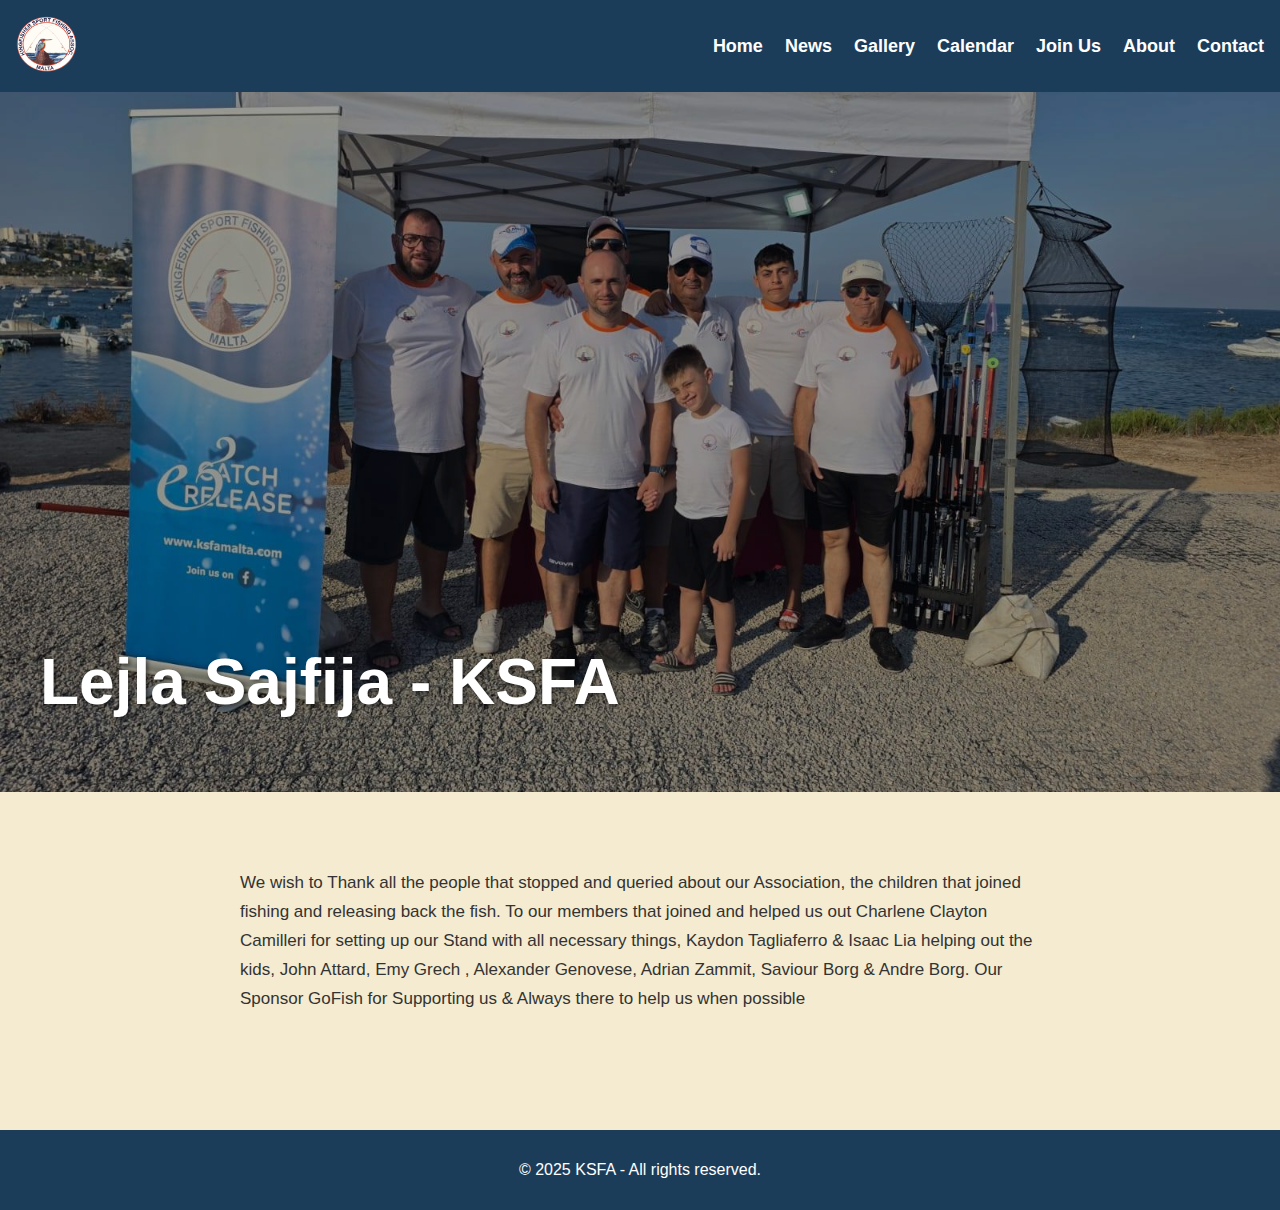
<file: lejlasajfija.html>
<!DOCTYPE html>
<html lang="en">
<head>
  <meta charset="UTF-8" />
  <meta name="viewport" content="width=device-width, initial-scale=1.0" />
  <title>Kevin Wins First Mullet Match</title>
  <link rel="stylesheet" href="style.css" />
</head>
<body>
  <div class="container">
    <header class="navbar">
      <div class="logo">
        <a href="index.html"><img src="images/Logo.png" alt="KSFA Logo"></a>
      </div>
    
      <!-- Hamburger -->
      <button class="nav-toggle" aria-label="Open menu" aria-expanded="false" aria-controls="site-nav">
        <span class="bar"></span><span class="bar"></span><span class="bar"></span>
      </button>
    
      <!-- Links -->
      <nav id="site-nav" class="nav">
        <ul>
          <li><a href="index.html">Home</a></li>
          <li><a href="news.html">News</a></li>
          <li><a href="gallery.html">Gallery</a></li>
          <li><a href="calender.html">Calendar</a></li>
          <li><a href="join.html">Join Us</a></li>
          <li><a href="about.html">About</a></li>
          <!-- Remove Contact here if you’re using the top bar only -->
          <li><a href="contact.html">Contact</a></li>
        </ul>
      </nav>
    </header>
    

    <!-- Hero Banner Image with Text -->
    <section class="hero-banner">
      <img src="images/lejlasajfija.jpg" alt="Kevin Wins" class="hero-img">
      <div class="hero-text">
        <h1>Lejla Sajfija - KSFA</h1>
      </div>
    </section>

    <main class="news-article">
      <p>We wish to Thank all the people that stopped and queried about our Association, the children that joined fishing and releasing back the fish. 
        To our members that joined and helped us out Charlene Clayton Camilleri for setting up our Stand with all necessary things, Kaydon Tagliaferro & Isaac Lia helping out the kids, John Attard, Emy Grech , Alexander Genovese, Adrian Zammit, Saviour Borg & Andre Borg.
        Our Sponsor GoFish for Supporting us & Always there to help us when possible
    </main>

    <footer>
      <p>&copy; 2025 KSFA - All rights reserved.</p>
    </footer>
  </div>
</body>
</html>
</file>
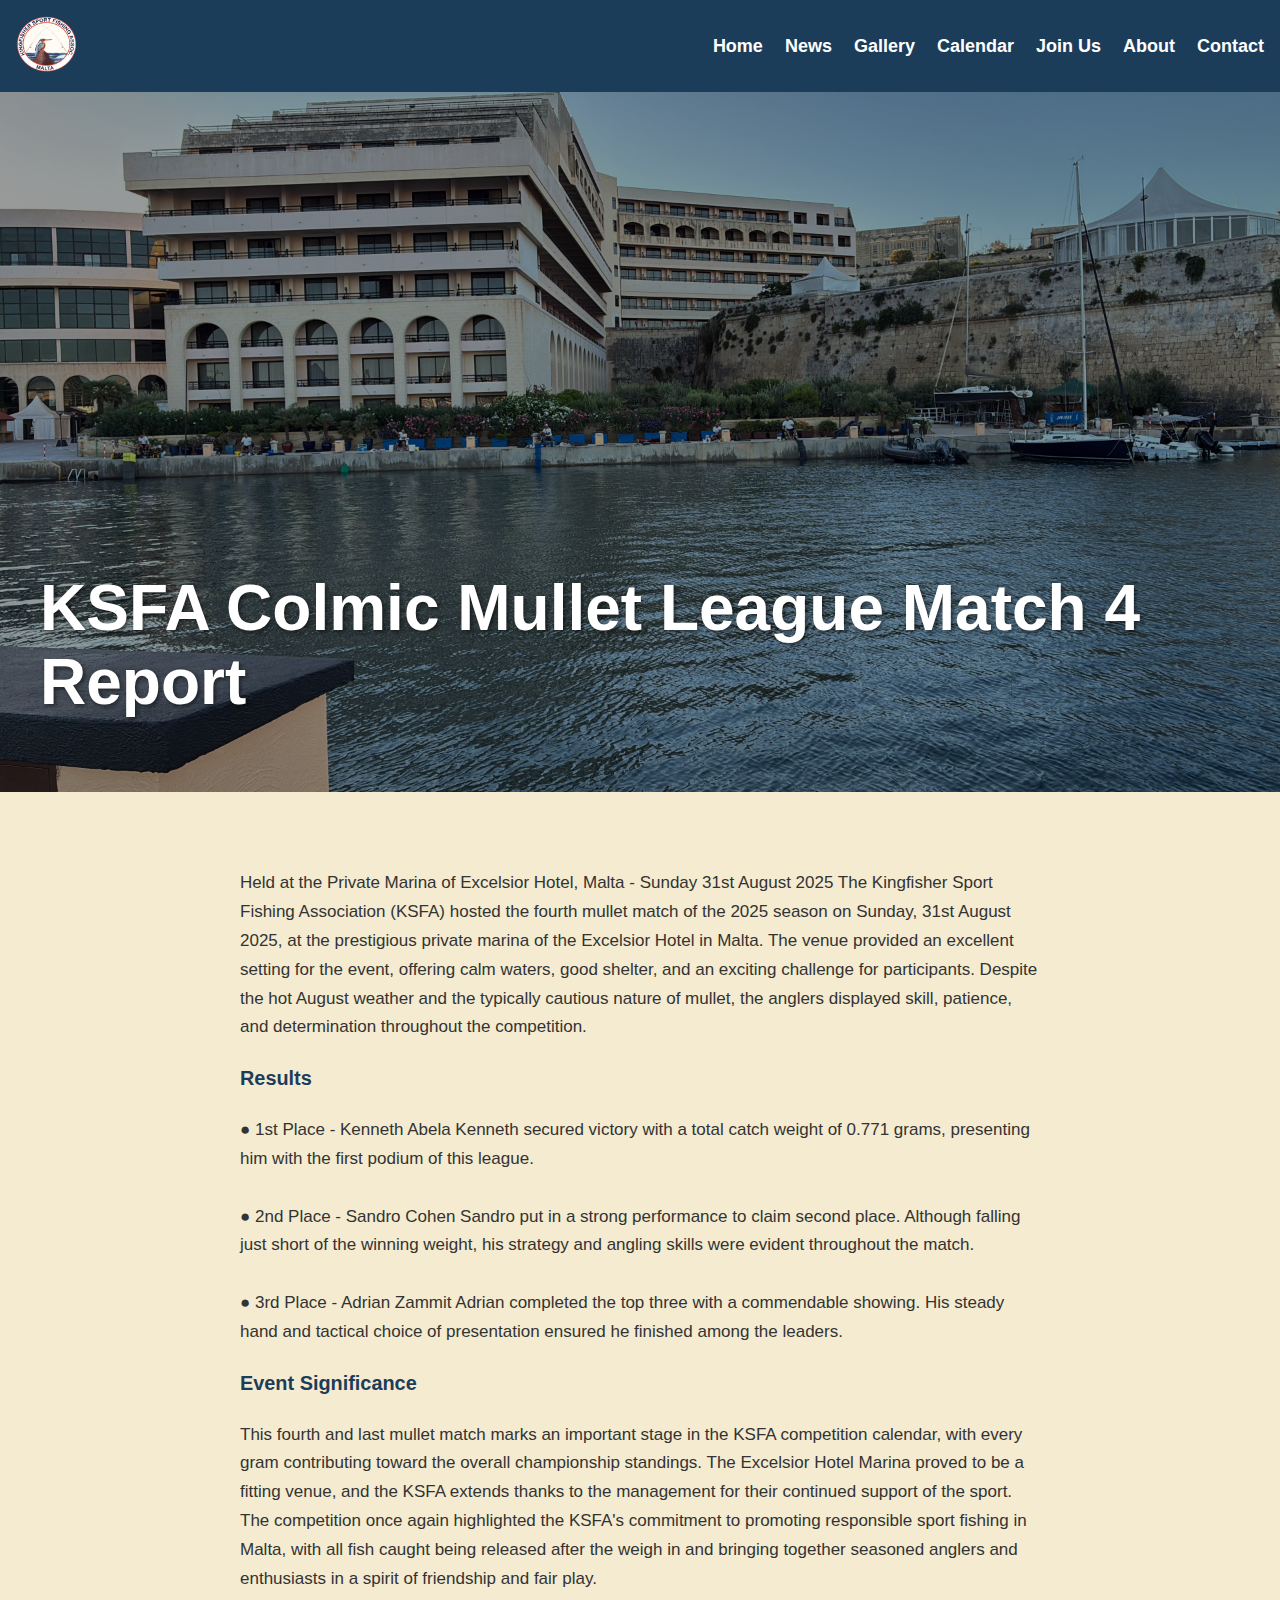
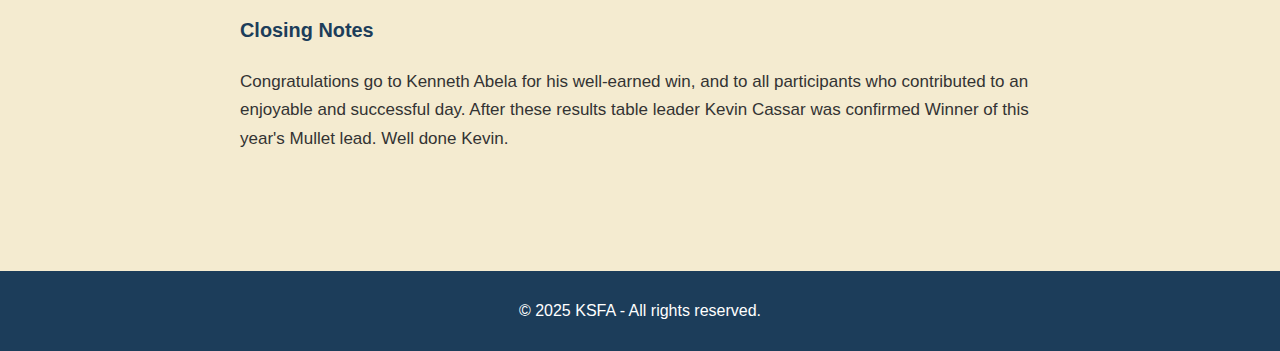
<file: MulletMatch4Winner.html>
<!DOCTYPE html>
<html lang="en">
<head>
  <meta charset="UTF-8" />
  <meta name="viewport" content="width=device-width, initial-scale=1.0" />
  <title>Kevin Wins First Mullet Match</title>
  <link rel="stylesheet" href="style.css" />
</head>
<body>
  <div class="container">
    <header class="navbar">
      <div class="logo">
        <a href="index.html"><img src="images/Logo.png" alt="KSFA Logo"></a>
      </div>
    
      <!-- Hamburger -->
      <button class="nav-toggle" aria-label="Open menu" aria-expanded="false" aria-controls="site-nav">
        <span class="bar"></span><span class="bar"></span><span class="bar"></span>
      </button>
    
      <!-- Links -->
      <nav id="site-nav" class="nav">
        <ul>
          <li><a href="index.html">Home</a></li>
          <li><a href="news.html">News</a></li>
          <li><a href="gallery.html">Gallery</a></li>
          <li><a href="calender.html">Calendar</a></li>
          <li><a href="join.html">Join Us</a></li>
          <li><a href="about.html">About</a></li>
          <!-- Remove Contact here if you’re using the top bar only -->
          <li><a href="contact.html">Contact</a></li>
        </ul>
      </nav>
    </header>
    

    <!-- Hero Banner Image with Text -->
    <section class="hero-banner">
      <img src="images/MulletMatch4Venue.jpg" alt="" class="hero-img">
      <div class="hero-text">
        <h1>KSFA Colmic Mullet League Match 4 Report</h1>
      </div>
    </section>

    <main class="news-article">
        <p>Held at the Private Marina of Excelsior Hotel, Malta - Sunday 31st August 2025
            The Kingfisher Sport Fishing Association (KSFA) hosted the fourth mullet match of the 2025
            season on Sunday, 31st August 2025, at the prestigious private marina of the Excelsior
            Hotel in Malta. The venue provided an excellent setting for the event, offering calm waters,
            good shelter, and an exciting challenge for participants.
            Despite the hot August weather and the typically cautious nature of mullet, the anglers
            displayed skill, patience, and determination throughout the competition.</p>

            <h3>Results</h3>
            <p>●
                1st Place - Kenneth Abela
                Kenneth secured victory with a total catch weight of 0.771 grams, presenting him
                with the first podium of this league.
                <br><br>●
                2nd Place - Sandro Cohen
                Sandro put in a strong performance to claim second place. Although falling just short
                of the winning weight, his strategy and angling skills were evident throughout the
                match.
                <br><br>●
                3rd Place - Adrian Zammit
                Adrian completed the top three with a commendable showing. His steady hand and
                tactical choice of presentation ensured he finished among the leaders.</p>

            <h3>Event Significance</h3>
            <p>This fourth and last mullet match marks an important stage in the KSFA competition
                calendar, with every gram contributing toward the overall championship standings. The
                Excelsior Hotel Marina proved to be a fitting venue, and the KSFA extends thanks to the
                management for their continued support of the sport.
                The competition once again highlighted the KSFA's commitment to promoting responsible
                sport fishing in Malta, with all fish caught being released after the weigh in and bringing     
                together seasoned anglers and enthusiasts in a spirit of friendship and fair play.</p>

            <h3>Closing Notes</h3>
            <p>Congratulations go to Kenneth Abela for his well-earned win, and to all participants who
                contributed to an enjoyable and successful day. After these results table leader Kevin
                Cassar was confirmed Winner of this year's Mullet lead. Well done Kevin.</p>
        
    </main>

    <footer>
      <p>&copy; 2025 KSFA - All rights reserved.</p>
    </footer>
  </div>
</body>
</html>
</file>
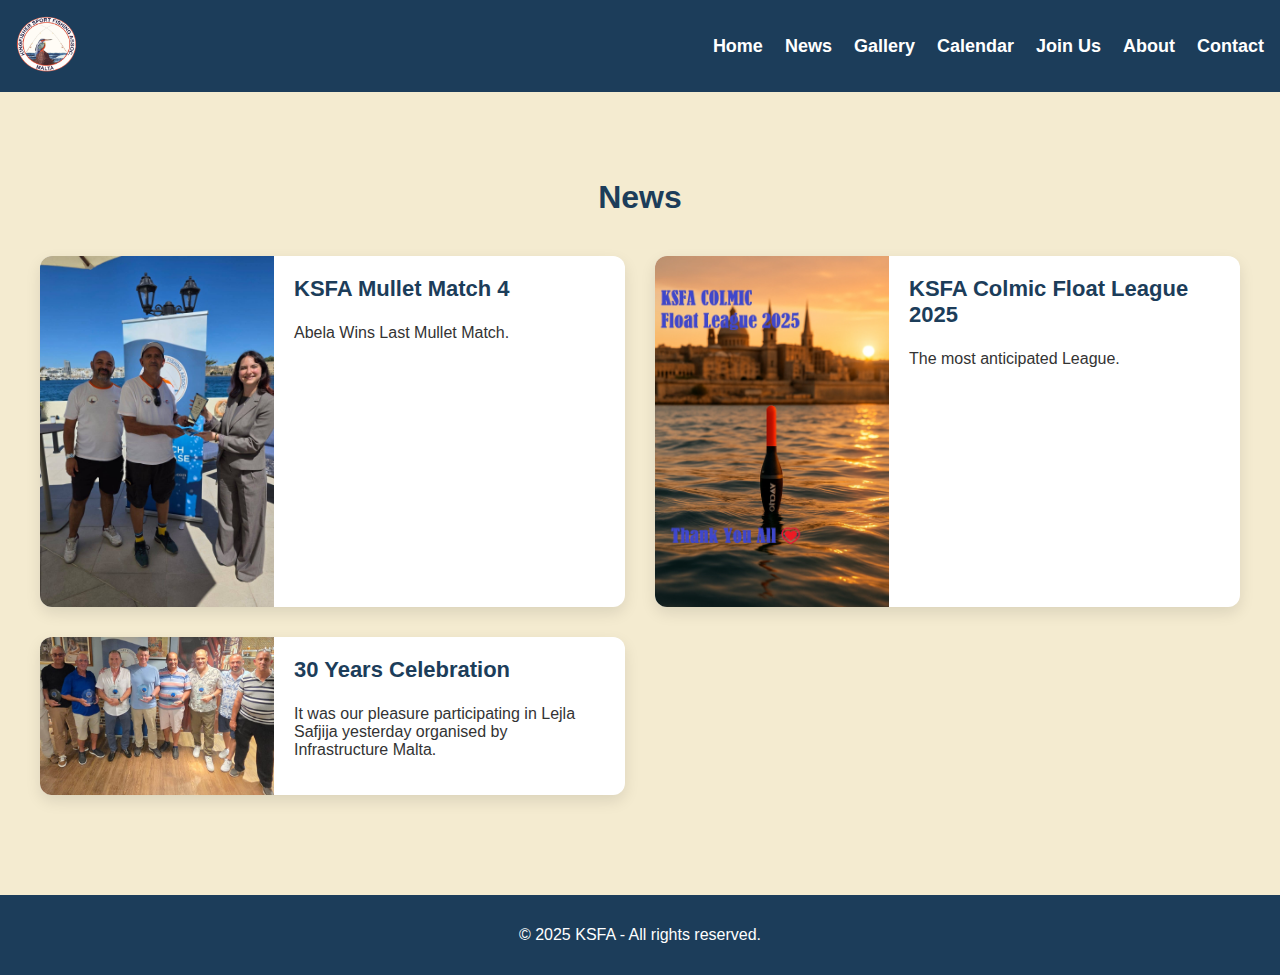
<file: news.html>
<!DOCTYPE html>
<html lang="en">
<head>
  <meta charset="UTF-8" />
  <meta name="viewport" content="width=device-width, initial-scale=1.0"/>
  <title>KSFA - News</title>
  <link rel="stylesheet" href="style.css"/>
  <script src="js/all-news.js"></script>
</head>
<body>
  <div class="container">
    <header class="navbar">
      <div class="logo">
        <a href="index.html"><img src="images/Logo.png" alt="KSFA Logo"></a>
      </div>
    
      <!-- Hamburger -->
      <button class="nav-toggle" aria-label="Open menu" aria-expanded="false" aria-controls="site-nav">
        <span class="bar"></span><span class="bar"></span><span class="bar"></span>
      </button>
    
      <!-- Links -->
      <nav id="site-nav" class="nav">
        <ul>
          <li><a href="index.html">Home</a></li>
          <li><a href="news.html">News</a></li>
          <li><a href="gallery.html">Gallery</a></li>
          <li><a href="calender.html">Calendar</a></li>
          <li><a href="join.html">Join Us</a></li>
          <li><a href="about.html">About</a></li>
          <!-- Remove Contact here if you’re using the top bar only -->
          <li><a href="contact.html">Contact</a></li>
        </ul>
      </nav>
    </header>
    

    <main class="news-page">
      <h2>News</h2>
      <div id="news-container" class="news-grid"></div>
    </main>

    <footer>
      <p>&copy; 2025 KSFA - All rights reserved.</p>
    </footer>
  </div>

  <!-- ✅ Link to JavaScript file -->
</body>
</html>
</file>
<file: style.css>
html, body {
  height: 100%;
  margin: 0;
  padding: 0;
}

.container {
  display: flex;
  flex-direction: column;
  min-height: 100vh;
}

main {
  flex: 1;
}

body {
    margin: 0;
    font-family: Arial, sans-serif;
    background-color: #F4EBD0; /* Sand Beige */
    color: #1C3D5A; /* Navy Blue */
  }
/*Menu*/
  /* ===== Responsive Navbar ===== */

.navbar{
  background:#1C3D5A;
  color:#fff;
  display:flex;
  align-items:center;
  justify-content:space-between;
  padding:14px 16px;
  position:sticky; top:0; z-index:1000;
}
.logo img{ height:60px; width:auto; }

/* Desktop nav */
.nav ul{
  list-style:none; margin:0; padding:0;
  display:flex; gap:22px; align-items:center;
}
.nav a{
  color:#fff; text-decoration:none; font-weight:700; font-size:18px;
}
.nav a:hover{ color:#FF6B6B; }

/* Hamburger button (hidden on desktop) */
.nav-toggle{
  display:none;
  background:transparent; border:0; cursor:pointer;
  padding:8px; margin-left:auto;
}
.nav-toggle .bar{
  display:block; width:26px; height:3px; background:#fff;
  border-radius:2px; margin:5px 0; transition:transform .2s ease, opacity .2s ease;
}

/* ===== Mobile / Tablet ===== */
@media (max-width: 900px){
  .logo img{ height:48px; }

  /* show hamburger */
  .nav-toggle{ display:block; }

  /* hide the desktop nav initially */
  .nav{
    position:fixed; inset:0 0 0 auto;     /* right drawer */
    width:75%; max-width:360px; height:100vh;
    background:#1C3D5A;
    transform:translateX(100%);
    transition:transform .25s ease;
    box-shadow:-20px 0 40px rgba(0,0,0,.25);
    padding:80px 24px 24px;
  }
  .nav ul{
    flex-direction:column; align-items:flex-start; gap:18px;
  }
  .nav a{ font-size:19px; }

  /* overlay when menu open */
  body.menu-open::before{
    content:""; position:fixed; inset:0; background:rgba(0,0,0,.35);
    backdrop-filter:saturate(120%) blur(1px);
    z-index:999;
  }

  /* open state */
  .nav.open{ transform:translateX(0); z-index:1001; }

  /* animate the hamburger into an “X” */
  .nav-toggle.active .bar:nth-child(1){ transform:translateY(8px) rotate(45deg); }
  .nav-toggle.active .bar:nth-child(2){ opacity:0; }
  .nav-toggle.active .bar:nth-child(3){ transform:translateY(-8px) rotate(-45deg); }
}

  
  .hero {
    background-color: #1C3D5A; /* Sea Blue */
    color: white;
    text-align: center;
    padding: 40px 20px;
  }
  
  .cta-button {
    background-color: #E24D3C; /* Coral Red */
    color: white;
    padding: 15px 30px;
    margin-top: 20px;
    display: inline-block;
    text-decoration: none;
    font-weight: bold;
    border-radius: 5px;
  }
  
  .cta-button:hover {
    background-color: #E24D3C;
  }
  
  footer {
    background-color: #1C3D5A;
    color: white;
    text-align: center;
    padding: 15px 0;
    margin-top: 40px;
  }

  /*Sign Up*/
  .signup {
    background-color: #ffffff;
    padding: 60px 20px;
    text-align: center;
    color: #1C3D5A;
  }
  
  .signup form {
    max-width: 500px;
    margin: 0 auto;
    display: flex;
    flex-direction: column;
    gap: 15px;
  }
  
  .signup input,
  .signup textarea {
    padding: 12px;
    border: 2px solid #2E8BC0;
    border-radius: 5px;
    font-size: 16px;
    width: 100%;
  }
  
  .signup button {
    background-color: #981d1d;
    color: white;
    padding: 12px;
    border: none;
    border-radius: 5px;
    font-weight: bold;
    cursor: pointer;
  }
  
  .signup button:hover {
    background-color: #E24D3C;
  }

  .faq-section {
    max-width: 900px;
    margin: 60px auto;
    padding: 0 20px;
    color: #1C3D5A;
  }
  
  .faq-section h2 {
    font-size: 28px;
    margin-bottom: 30px;
    text-align: center;
  }
  
  .faq-item {
    margin-bottom: 30px;
  }
  
  .faq-item h3 {
    font-size: 18px;
    font-weight: bold;
    margin-bottom: 8px;
    color: #1C3D5A;
  }
  
  .faq-item p {
    font-size: 16px;
    color: #333;
    line-height: 1.6;
  }
  
  
  
/*NEWS*/
.news-page {
  padding: 60px 20px;
  background-color: #F4EBD0;
  color: #1C3D5A;
}

.news-page h2 {
  text-align: center;
  font-size: 32px;
  margin-bottom: 40px;
}

/* Grid layout for rows of 2 */
.news-grid {
  display: grid;
  grid-template-columns: repeat(auto-fit, minmax(400px, 1fr));
  gap: 30px;
  justify-content: center;
  max-width: 1200px;
  margin: 0 auto;
}

/* Individual card style */
.news-card {
  display: flex;
  background-color: #ffffff;
  border-radius: 12px;
  box-shadow: 0 6px 15px rgba(0, 0, 0, 0.1);
  overflow: hidden;
  transition: transform 0.2s ease;
  text-decoration: none;
}
.news-card h3,
.news-card p,
.news-card .news-meta {
  text-decoration: none;
}

.news-card h3 a,
.news-card p a {
  text-decoration: none;
  color: inherit;
}

.news-card:hover {
  transform: translateY(-5px);
}

.news-image {
  width: 40%;
  object-fit: cover;
}

.news-content {
  padding: 20px;
  flex: 1;
}

.news-content h3 {
  margin-top: 0;
  font-size: 22px;
  color: #1C3D5A;
}

.news-content p {
  font-size: 16px;
  color: #333;
}

.news-meta {
  margin-top: 10px;
  font-size: 14px;
  color: #777;
}

.news-article h1 {
  font-size: 32px;
  margin-bottom: 20px;
}

.article-image {
  width: 100%;
  max-height: 400px;
  object-fit: cover;
  border-radius: 10px;
  margin-bottom: 30px;
}

.news-article p {
  font-size: 17px;
  line-height: 1.7;
  color: #333;
}

.hero-banner {
  position: relative;
  width: 100%;
  height: 700px;
  overflow: hidden;
}

.hero-img {
  width: 100%;
  height: 100%;
  object-fit: cover;
  object-position: center 63% ;
  filter: brightness(60%);
}

.hero-img1 {
  width: 100%;
  height: 100%;
  object-fit: cover;
  object-position: center 44% ;
  filter: brightness(60%);
}


.hero-text {
  position: absolute;
  bottom: 30px;
  left: 40px;
  color: white;
  font-size: 32px;
  font-weight: bold;
  text-shadow: 2px 2px 4px rgba(0,0,0,0.5);
}

.news-article {
  max-width: 800px;
  margin: 60px auto;
  padding: 0 20px;
  color: #1C3D5A;
  font-size: 17px;
  line-height: 1.7;
}

/*About*/
.about-page {
  max-width: 900px;
  margin: 60px auto;
  padding: 0 20px;
  line-height: 1.7;
  font-size: 16px;
  color: #1C3D5A;
}

.about-page h1 {
  font-size: 30px;
  margin-bottom: 30px;
  text-align: center;
  color: #1C3D5A;
}

.about-section {
  max-width: 900px;
  margin: 40px auto;
  padding: 0 20px;
}

.about-section h2 {
  font-size: 24px;
  margin-bottom: 20px;
  color: #1C3D5A;
  text-align: center;
}

.committee-list {
  list-style: none;
  padding-left: 0;
  font-size: 16px;
  color: #333;
  text-align: left;
}

/*Sponsors*/
.sponsors-section {
  max-width: 900px;
  margin: 60px auto;
  padding: 0 20px;
  text-align: center;
  color: #1C3D5A;
}

.sponsors-section h2 {
  font-size: 24px;
  margin-bottom: 20px;
}

.sponsors-section p {
  font-size: 16px;
  color: #555;
}

.sponsor-logos {
  margin-top: 30px;
  display: flex;
  flex-wrap: wrap;
  justify-content: center;
  gap: 20px;
}

.sponsor-logos img {
  width: 120px;        /* control size */
  height: 120px;       /* keep it square for perfect circle */
  object-fit: cover;   /* crop to fit */
  border-radius: 50%;  /* makes it circular */
  border: 2px solid #1C3D5A; /* optional border */
  box-shadow: 0 4px 8px rgba(0, 0, 0, 0.1); /* optional shadow */
}

/*Gallery*/
.gallery {
  padding: 40px 20px;
  text-align: center;
}

.gallery h2 {
  font-size: 2.5rem;
  margin-bottom: 30px;
  color: #1C3D5A;
}

.gallery-section {
  margin-bottom: 60px;
}

.gallery-section h3 {
  font-size: 1.8rem;
  color: #2A3C63;
  margin-bottom: 15px;
  text-align: left;
  padding-left: 10px;
}

.gallery-grid {
  display: grid;
  grid-template-columns: repeat(auto-fit, minmax(280px, 1fr));
  gap: 20px;
  max-width: 1200px;
  margin: auto;
}

.gallery-grid img {
  width: 100%;
  height: auto;
  border-radius: 12px;
  box-shadow: 0 4px 12px rgba(0, 0, 0, 0.1);
  transition: transform 0.3s ease;
}

.gallery-grid img:hover {
  transform: scale(1.05);
}

/* Modal container */
.modal {
  display: none;
  position: fixed;
  z-index: 9999;
  padding-top: 60px;
  left: 0;
  top: 0;
  width: 100%;
  height: 100%;
  background-color: rgba(0,0,0,0.9);
}

.modal-content {
  margin: auto;
  display: block;
  max-width: 90%;
  max-height: 80vh;
  border-radius: 10px;
  box-shadow: 0 0 20px #000;
}

#caption {
  text-align: center;
  color: white;
  padding: 15px;
}

.close {
  position: absolute;
  top: 20px;
  right: 35px;
  color: white;
  font-size: 40px;
  font-weight: bold;
  cursor: pointer;
}

.nav-arrow {
  position: absolute;
  top: 50%;
  transform: translateY(-50%);
  font-size: 48px;
  color: white;
  font-weight: bold;
  cursor: pointer;
  user-select: none;
  padding: 10px;
}

#prev {
  left: 20px;
}

#next {
  right: 20px;
}

.nav-arrow:hover,
.close:hover {
  color: #bbb;
}

/*Calender*/
.year-planner {
  display: block;
  max-width: 100%;
  height: auto;
  margin: 40px auto;
  box-shadow: 0 4px 12px rgba(0, 0, 0, 0.1);
  border-radius: 10px;
}

.latest-news-preview h2 {
  text-align: center;
  font-size: 28px;
  margin: 40px 0 24px;
  color: #1C3D5A;
}

.read-more-link { text-align: center; margin-top: 24px; }

.btn-see-all{
  display:inline-flex; align-items:center; gap:10px;
  padding:10px 18px; border-radius:9999px;
  background:#1C3D5A; color:#fff; font-weight:700; text-decoration:none;
  box-shadow:0 6px 12px rgba(0,0,0,.12);
  transition:transform .18s ease, box-shadow .18s ease, background .18s ease;
}
.btn-see-all::after{ content:"→"; transition:transform .18s ease; }
.btn-see-all:hover{
  background:#2E8BC0; transform:translateY(-2px);
  box-shadow:0 10px 18px rgba(0,0,0,.16);
}
.btn-see-all:hover::after{ transform: translateX(4px); }

/* ---------------- CONTACT PAGE ---------------- */

/* White container box */
.contact-form-wrap {
  background: #fff;
  border-radius: 16px;
  box-shadow: 0 10px 24px rgba(0,0,0,.08);
  padding: 40px;
  max-width: 700px;
  margin: 40px auto;
}

/* Title */
.contact-form-wrap h3 {
  margin: 0 0 20px;
  font-size: 24px;
  font-weight: 800;
  color: #1C3D5A;
}

/* Two-column layout for name/email */
.contact-form .form-row {
  display: grid;
  grid-template-columns: 1fr 1fr;
  gap: 16px;
  margin-bottom: 16px;
}
@media (max-width: 680px){
  .contact-form .form-row {
    grid-template-columns: 1fr;
  }
}

/* Inputs + textarea */
.contact-form input,
.contact-form textarea {
  box-sizing: border-box;
  width: 100%;
  padding: 14px 16px;
  background: #F8FBFE;
  border: 1.5px solid #BFD7EA;
  border-radius: 10px;
  font-size: 16px;
  color: #1C3D5A;
  margin-bottom: 16px;
  transition: border-color .15s ease, box-shadow .15s ease;
}

/* Focus style */
.contact-form input:focus,
.contact-form textarea:focus {
  background: #fff;
  border-color: #2E8BC0;
  box-shadow: 0 0 0 3px rgba(46,139,192,.15);
  outline: none;
}

/* Bigger textarea */
.contact-form textarea {
  min-height: 180px;
  resize: vertical;
}

/* Button */
.btn-primary {
  background: #981d1d;
  color: white;
  border: none;
  padding: 14px 24px;
  border-radius: 10px;
  font-weight: bold;
  cursor: pointer;
  margin-top: 10px;
  transition: background .2s ease, transform .2s ease;
}
.btn-primary:hover {
  background: #E24D3C;
  transform: translateY(-2px);
}

/* Small note below form */
.form-note {
  font-size: 13px;
  color: #555;
  margin-top: 14px;
}

/* CONTACT INFO BOXES */
.contact-info-box {
  background: #fff;
  border-radius: 12px;
  box-shadow: 0 4px 10px rgba(0,0,0,0.08);
  padding: 20px;
  margin: 20px auto;       /* center and add spacing */
  display: flex;
  align-items: center;
  gap: 15px;
  max-width: 600px;        /* ⬅️ limit box size */
  width: 90%;              /* responsive for smaller screens */
}

.contact-info-box i,
.contact-info-box img,
.contact-info-box .icon {
  font-size: 22px;
  color: #2E8BC0;
}

.contact-info-box h4 {
  margin: 0;
  font-size: 18px;
  font-weight: bold;
  color: #1C3D5A;
}

.contact-info-box p,
.contact-info-box a {
  margin: 2px 0 0;
  font-size: 15px;
  color: #333;
  text-decoration: none;
}

.contact-info-box a:hover {
  color: #FF6B6B;
  text-decoration: underline;
}

.contact-info-box img.facebook-icon {
  width: 28px;       /* adjust size */
  height: 28px;      /* keep it square */
 
}
</file>
